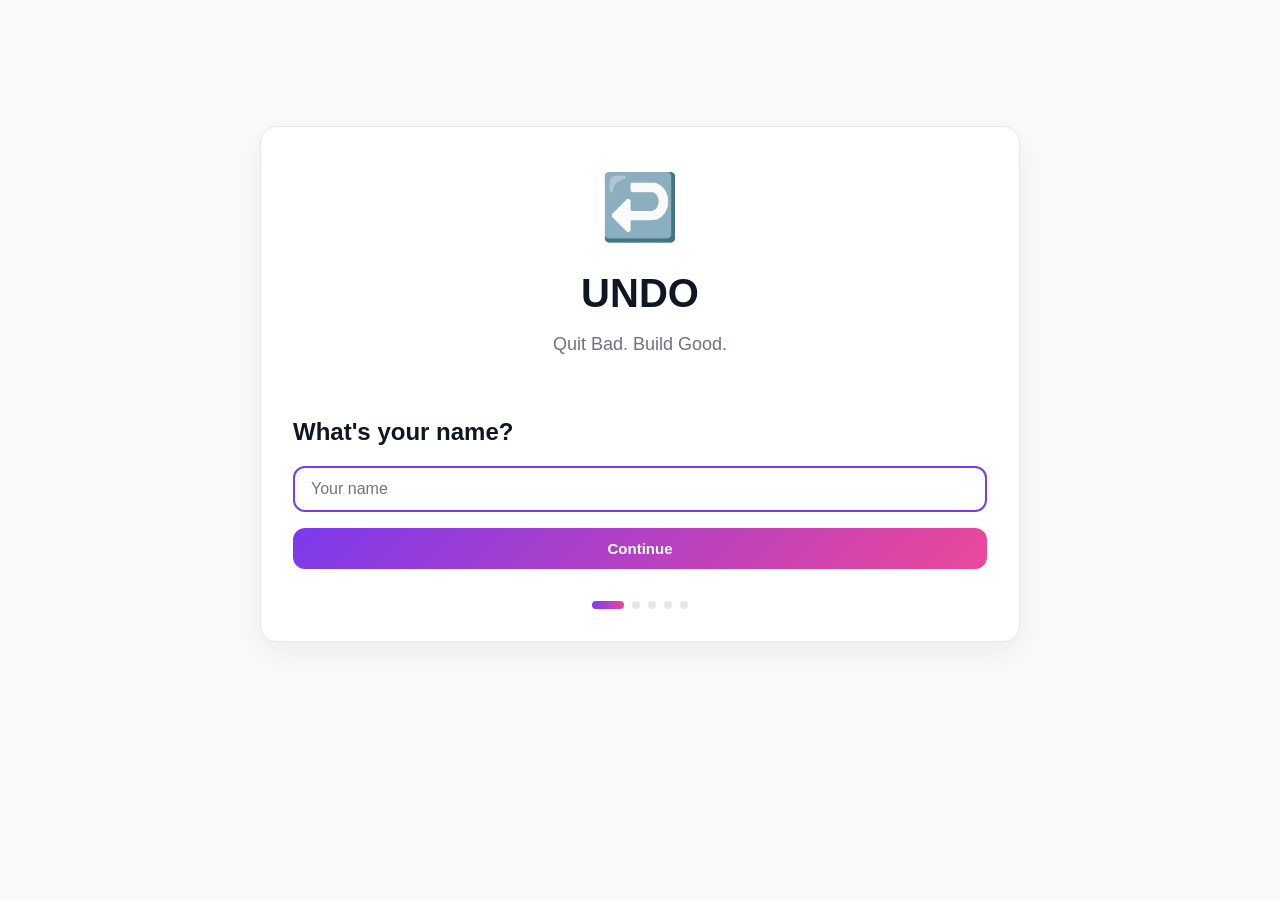
<file: main.html>
<!doctype html>
<html lang="en">
<head>
<meta charset="utf-8" />
<meta name="viewport" content="width=device-width,initial-scale=1,maximum-scale=1,user-scalable=no" />
<title>UNDO – Habit Tracker</title>
<meta name="description" content="UNDO - Quit Bad, Build Good. Track and improve your habits."/>
<style>
  :root {
    --bg:#f8fafc; 
    --card:#ffffff; 
    --text:#0f1724; 
    --muted:#6b7280; 
    --border:#e6e7ea;
    --accent-from:#7c3aed; 
    --accent-to:#ec4899;
    --green-from:#10b981; 
    --green-to:#059669; 
    --danger:#ef4444;
    --radius: 16px;
    --shadow: 0 10px 30px rgba(2,6,23,0.06);
  }
  
  .dark {
    --bg:#0b1220; 
    --card:#0f1724; 
    --text:#ffffff; 
    --muted:#94a3b8; 
    --border:#22303b;
    --shadow: 0 10px 30px rgba(0,0,0,0.2);
  }
  
  * {
    box-sizing: border-box;
    -webkit-tap-highlight-color: transparent;
  }
  
  html {
    height: 100%;
    font-size: 16px;
  }
  
  body {
    margin: 0;
    font-family: -apple-system, BlinkMacSystemFont, "Segoe UI", Roboto, Helvetica, Arial, sans-serif;
    background: var(--bg);
    color: var(--text);
    -webkit-font-smoothing: antialiased;
    -moz-osx-font-smoothing: grayscale;
    line-height: 1.5;
    min-height: 100vh;
    transition: background-color 0.5s, color 0.3s;
  }
  
  .wrap {
    max-width: 1200px;
    margin: 0 auto;
    padding: 1rem;
  }
  
  .card {
    background: var(--card);
    border-radius: var(--radius);
    border: 1px solid var(--border);
    box-shadow: var(--shadow);
    transition: all 0.3s;
  }
  
  h1, h2, h3 {
    margin: 0;
    font-weight: 800;
  }
  
  .muted {
    color: var(--muted);
  }
  
  .small {
    font-size: 0.875rem;
  }
  
  .heading {
    font-weight: 800;
  }
  
  .btn {
    cursor: pointer;
    border: 0;
    padding: 0.75rem 1rem;
    border-radius: calc(var(--radius) - 4px);
    font-weight: 600;
    font-size: 0.9375rem;
    display: inline-flex;
    align-items: center;
    justify-content: center;
    gap: 0.5rem;
    transition: all 0.2s;
  }
  
  .btn:active {
    transform: scale(0.98);
  }
  
  .btn-primary {
    background: linear-gradient(135deg, var(--accent-from), var(--accent-to));
    color: white;
  }
  
  .btn-ghost {
    background: transparent;
    border: 1px solid var(--border);
    color: var(--text);
  }
  
  .btn-danger {
    background: var(--danger);
    color: white;
  }
  
  .btn-success {
    background: linear-gradient(135deg, var(--green-from), var(--green-to));
    color: white;
  }
  
  .btn-wide {
    width: 100%;
  }
  
  .btn:disabled {
    opacity: 0.5;
    cursor: not-allowed;
  }
  
  input, select, textarea {
    width: 100%;
    padding: 0.75rem 1rem;
    border-radius: calc(var(--radius) - 4px);
    border: 2px solid var(--border);
    background: var(--card);
    color: var(--text);
    font-size: 1rem;
    transition: border-color 0.2s;
  }
  
  input:focus, select:focus, textarea:focus {
    outline: none;
    border-color: var(--accent-from);
  }
  
  textarea {
    min-height: 100px;
    resize: vertical;
  }
  
  .flex {
    display: flex;
  }
  
  .grid {
    display: grid;
  }
  
  .gap-4 {
    gap: 1rem;
  }
  
  .mb-4 {
    margin-bottom: 1rem;
  }
  
  .dotbar {
    display: flex;
    gap: 0.5rem;
    justify-content: center;
    margin-top: 1rem;
  }
  
  .dot {
    height: 0.5rem;
    border-radius: 999px;
    background: #e5e7eb;
    width: 0.5rem;
    transition: all 0.3s;
  }
  
  .dot.active {
    width: 2rem;
    background: linear-gradient(90deg, var(--accent-from), var(--accent-to));
  }
  
  header.appbar {
    position: sticky;
    top: 0;
    z-index: 40;
    padding: 1rem 0;
    background: var(--card);
    backdrop-filter: blur(8px);
    border-bottom: 1px solid var(--border);
    box-shadow: var(--shadow);
  }
  
  .notif {
    position: fixed;
    left: 50%;
    transform: translateX(-50%);
    top: 1rem;
    z-index: 80;
    background: linear-gradient(135deg, var(--accent-from), var(--accent-to));
    color: white;
    padding: 1rem 1.5rem;
    border-radius: var(--radius);
    font-weight: 600;
    box-shadow: var(--shadow);
    opacity: 0;
    transition: opacity 0.3s;
    max-width: 90%;
    text-align: center;
  }
  
  .notif.show {
    opacity: 1;
    animation: bounce 0.5s;
  }
  
  @keyframes bounce {
    0%, 100% { transform: translateX(-50%) translateY(0); }
    50% { transform: translateX(-50%) translateY(-10px); }
  }
  
  .welcome-wrap {
    display: flex;
    align-items: center;
    justify-content: center;
    min-height: 80vh;
    padding: 1.5rem;
  }
  
  .options-list button {
    display: block;
    width: 100%;
    text-align: left;
    padding: 1rem;
    border-radius: calc(var(--radius) - 4px);
    border: 2px solid var(--border);
    background: transparent;
    color: var(--text);
    margin-bottom: 0.75rem;
    font-weight: 600;
    transition: all 0.2s;
    font-size: 1rem;
  }
  
  .options-list button:hover {
    border-color: var(--accent-from);
    transform: translateX(4px);
  }
  
  .cols {
    display: grid;
    grid-template-columns: 1fr;
    gap: 1.5rem;
  }
  
  @media (min-width: 992px) {
    .cols {
      grid-template-columns: 1fr 1fr;
    }
  }
  
  .habit-card {
    padding: 1.5rem;
    border-radius: var(--radius);
    border: 1px solid var(--border);
    margin-bottom: 1.25rem;
    box-shadow: var(--shadow);
  }
  
  .green-panel {
    background: linear-gradient(135deg, var(--green-from), var(--green-to));
    color: white;
    padding: 1.5rem;
    border-radius: calc(var(--radius) - 4px);
    text-align: center;
    box-shadow: 0 10px 30px rgba(16, 185, 129, 0.3);
  }
  
  .calendar-grid {
    display: grid;
    grid-template-columns: repeat(10, 1fr);
    gap: 0.375rem;
  }
  
  .day {
    aspect-ratio: 1/1;
    border-radius: 4px;
    background: var(--border);
    transition: all 0.2s;
  }
  
  .day.done {
    background: var(--green-from);
  }
  
  .modal-overlay {
    position: fixed;
    inset: 0;
    background: rgba(0,0,0,0.7);
    backdrop-filter: blur(4px);
    display: flex;
    align-items: center;
    justify-content: center;
    padding: 1.25rem;
    z-index: 60;
    opacity: 0;
    transition: opacity 0.3s;
  }
  
  .modal-overlay.show {
    opacity: 1;
  }
  
  .modal {
    max-width: 640px;
    width: 100%;
    background: var(--card);
    padding: 1.5rem;
    border-radius: var(--radius);
    border: 1px solid var(--border);
    transform: scale(0.95);
    opacity: 0;
    transition: all 0.3s;
    max-height: 90vh;
    overflow-y: auto;
  }
  
  .modal.show {
    transform: scale(1);
    opacity: 1;
  }
  
  .breath-circle {
    width: 260px;
    height: 260px;
    border-radius: 999px;
    display: flex;
    align-items: center;
    justify-content: center;
    flex-direction: column;
    background: linear-gradient(135deg, #667eea 0%, #764ba2 100%);
    color: white;
    box-shadow: 0 20px 60px rgba(102, 126, 234, 0.4);
    margin: 0 auto 2rem;
    border: 12px solid rgba(102, 126, 234, 0.2);
  }
  
  .breath-circle.inhale {
    animation: breatheIn 4s ease-in-out;
  }
  
  .breath-circle.exhale {
    animation: breatheOut 4s ease-in-out;
  }

  @keyframes breatheIn {
    0% { transform: scale(1); border-color: rgba(102, 126, 234, 0.2); }
    100% { transform: scale(1.15); border-color: rgba(59, 130, 246, 0.4); box-shadow: 0 25px 70px rgba(59, 130, 246, 0.5); }
  }

  @keyframes breatheOut {
    0% { transform: scale(1.15); border-color: rgba(59, 130, 246, 0.4); }
    100% { transform: scale(0.9); border-color: rgba(147, 197, 253, 0.3); box-shadow: 0 15px 40px rgba(147, 197, 253, 0.3); }
  }
  
  @keyframes spin {
    to { transform: rotate(360deg); }
  }
  
  .spin {
    animation: spin 1s linear infinite;
  }
  
  @keyframes pulse {
    0%, 100% { opacity: 1; }
    50% { opacity: 0.5; }
  }
  
  .pulse {
    animation: pulse 2s cubic-bezier(0.4, 0, 0.6, 1) infinite;
  }
  
  .stat-box {
    padding: 1rem;
    border-radius: 12px;
    text-align: center;
  }
  
  .stat-box.yellow {
    background: linear-gradient(135deg, #fef3c7, #fde68a);
  }
  
  .stat-box.orange {
    background: linear-gradient(135deg, #fed7aa, #fdba74);
  }
  
  .stat-box.red {
    background: linear-gradient(135deg, #fecaca, #fca5a5);
  }
  
  .dark .stat-box {
    background: rgba(255, 255, 255, 0.05);
  }
  
  .section-header {
    display: flex;
    justify-content: space-between;
    align-items: center;
    margin-bottom: 1.25rem;
  }
  
  .section-title {
    display: flex;
    align-items: center;
    gap: 0.75rem;
  }
  
  @media (max-width: 640px) {
    :root {
      --radius: 12px;
    }
    
    .breath-circle {
      width: 200px;
      height: 200px;
    }
    
    .modal {
      padding: 1rem;
    }
    
    .welcome-wrap {
      padding: 1rem;
    }
    
    .habit-card {
      padding: 1rem;
    }
    
    .btn {
      padding: 0.625rem 0.875rem;
    }
    
    input, select, textarea {
      padding: 0.625rem 0.875rem;
    }
    
    .calendar-grid {
      gap: 0.25rem;
    }
  }

  @media (prefers-reduced-motion: reduce) {
    *,
    ::before,
    ::after {
      animation-duration: 0.01ms !important;
      animation-iteration-count: 1 !important;
      transition-duration: 0.01ms !important;
    }
  }

@media (max-width: 640px) {
  #header-buttons { display:none !important; }
  #btn-burger { display:inline-flex !important; }
}

#mobile-menu-overlay {
  position: fixed;
  inset: 0;
  background: rgba(2,6,23,0.9);
  display: none;
  z-index: 120;
  align-items: center;
  justify-content: center;
  color: white;
}
#mobile-menu-overlay.show { display:flex; }

#mobile-menu-overlay .menu-grid {
  display: grid;
  grid-template-columns: 1fr;
  gap: 1rem;
  text-align: center;
  font-size: 2rem;
}

#emergency-overlay {
  position: fixed;
  inset: 0;
  background: linear-gradient(180deg, rgba(220,38,38,0.98), rgba(153,27,27,0.95));
  display: none;
  z-index: 200;
  color: white;
  align-items: center;
  justify-content: center;
  padding: 1.25rem;
}
#emergency-overlay.show { display:flex; }
.emergency-card {
  width: 100%;
  max-width: 720px;
  text-align: center;
  border-radius: 18px;
  padding: 1.5rem;
  background: linear-gradient(180deg, rgba(255,255,255,0.03), rgba(255,255,255,0.02));
  box-shadow: 0 20px 60px rgba(0,0,0,0.4), 0 0 40px rgba(239,68,68,0.45);
  border: 1px solid rgba(255,255,255,0.06);
}
.emergency-head { font-size: 2.5rem; font-weight: 900; letter-spacing: 2px; margin-bottom: 0.5rem; }
.emergency-sub { font-size: 1.25rem; margin-bottom: 1rem; opacity:0.95; }

#emergency-video {
  width: 100%;
  height: 360px;
  max-height: 60vh;
  background: black;
  border-radius: 12px;
  object-fit: cover;
  border: 4px solid rgba(0,0,0,0.2);
}

.emergency-actions { display:flex; gap:1rem; margin-top:1rem; justify-content:center; flex-wrap:wrap; }
.btn-emergency { padding:1rem 1.25rem; border-radius:12px; font-size:1.125rem; font-weight:800; min-width:160px; }
.btn-done { background: linear-gradient(90deg, #10b981, #059669); color:white; }
.btn-relapsed { background: linear-gradient(90deg, #ef4444, #dc2626); color:white; }

#coach-text { font-size:1.125rem; min-height:60px; margin-top:1rem; font-weight:700; }
.typing { display:inline-block; }

#camera-fallback { width:100%; height:360px; background:black; border-radius:12px; display:flex; align-items:center; justify-content:center; color:#fff; opacity:1; }

.emergency-card .btn-relapsed:hover { box-shadow: 0 8px 30px rgba(255,0,0,0.35); transform:translateY(-2px); }
.emergency-card .btn-emergency:hover { box-shadow: 0 8px 30px rgba(255,255,255,0.06); transform:translateY(-2px); }

</style>
</head>
<body>
<div id="app">
  <div id="notification" class="notif" role="alert" aria-live="polite"></div>

  <header class="appbar" role="banner" id="main-header" style="display:none">
    <div class="wrap">
      <div class="flex" style="justify-content:space-between;align-items:center">
        <div>
          <h1 class="flex heading" style="align-items:center;gap:0.625rem;font-size:1.75rem">
            <span>UNDO</span>
          </h1>
          <div id="greeting" class="small muted">Hey Friend!</div>
        </div>
        <div class="flex" style="gap:0.5rem;align-items:center">
          <button id="btn-burger" class="btn btn-ghost" title="Menu" aria-label="Open menu" style="display:none;font-size:1.25rem">☰</button>
          <div id="header-buttons" style="display:flex;gap:0.5rem;align-items:center">
            <button id="btn-home" class="btn btn-ghost" title="Go Home">🏠</button>
            <button id="btn-breathe" class="btn btn-ghost" title="Breathing Exercise" aria-label="Open breathing exercise">🌬️</button>
            <button id="btn-why" class="btn btn-ghost" title="Why I Relapsed">📝</button>
            <button id="btn-analytics" class="btn btn-ghost" title="Analytics">📊</button>
            <button id="btn-dark" class="btn btn-ghost" title="Toggle Light/Dark Mode" aria-pressed="false">☀️</button>
          </div>
        </div>
      </div>
    </div>
  </header>

  <main class="wrap" style="padding-top:1.5rem">
    <section id="welcome" class="welcome-wrap">
      <div class="card" style="max-width:760px;padding:2rem;width:100%">
        <div id="welcome-loading" style="display:none;text-align:center">
          <div class="spin" style="width:4rem;height:4rem;border-radius:999px;border:0.375rem solid rgba(124, 58, 237, 0.2);border-top-color:var(--accent-from);margin:0 auto 1.5rem"></div>
          <div id="loading-text" class="heading" style="font-size:1.25rem;animation:pulse 2s infinite"></div>
        </div>

        <div id="welcome-content">
          <div style="text-align:center;margin-bottom:2rem">
            <div style="font-size:4rem;margin-bottom:0.5rem">↩️</div>
            <h2 class="heading" style="font-size:2.5rem;margin:0.5rem 0">UNDO</h2>
            <div class="small muted" style="font-size:1.125rem">Quit Bad. Build Good.</div>
          </div>

          <div id="question-wrap" class="flex" style="flex-direction:column;gap:1rem">
            <div>
              <p id="q-text" class="heading" style="font-size:1.5rem;margin-bottom:1rem">What's your name?</p>
              <div id="q-input-wrap"></div>
            </div>

            <div class="flex" style="gap:0.75rem">
              <button id="btn-back-question" class="btn btn-ghost" style="flex:1;display:none">Back</button>
              <button id="btn-next-question" class="btn btn-primary" style="flex:1">Continue</button>
            </div>

            <div id="dotbar" class="dotbar"></div>
          </div>
        </div>
      </div>
    </section>

    <section id="app-main" style="display:none">
      <div id="dashboard-view">
        <div class="cols">
          <div>
            <div class="section-header">
              <div class="section-title">
                <div style="font-size:1.5rem;color:var(--danger)">❌</div>
                <div>
                  <div class="heading" style="font-size:1.5rem">Quit Habits (<span id="quit-count">0</span>)</div>
                  <div class="small muted">Track what you want to stop</div>
                </div>
              </div>
              <button id="add-quit" class="btn btn-danger">+ Add</button>
            </div>
            <div id="quit-list"></div>
          </div>

          <div>
            <div class="section-header">
              <div class="section-title">
                <div style="font-size:1.5rem;color:var(--green-from)">✅</div>
                <div>
                  <div class="heading" style="font-size:1.5rem">Build Habits (<span id="build-count">0</span>)</div>
                  <div class="small muted">Habits to build</div>
                </div>
              </div>
              <button id="add-build" class="btn btn-success">+ Add</button>
            </div>
            <div id="build-list"></div>
          </div>
        </div>
      </div>

      <div id="analytics-page" style="display:none">
        <h2 class="heading" style="font-size:2rem;margin-bottom:1.5rem;display:flex;align-items:center;gap:0.75rem">
          <span style="font-size:2rem">📊</span>
          Analytics
        </h2>
        <div id="analytics-content"></div>
      </div>

      <div id="why-page" style="display:none">
        <h2 class="heading" style="font-size:2rem;margin-bottom:1.5rem;display:flex;align-items:center;gap:0.75rem">
          <span style="font-size:2rem">📝</span>
          Why I Relapsed
        </h2>
        <div id="why-list"></div>
      </div>
    </section>
  </main>

  <div id="add-modal" class="modal-overlay" style="display:none">
    <div class="modal card">
      <div class="flex" style="justify-content:space-between;align-items:center;margin-bottom:1.5rem">
        <h3 class="heading" id="add-title" style="font-size:1.5rem">Add Habit</h3>
        <button id="close-add" class="btn btn-ghost" style="padding:0.5rem">✕</button>
      </div>
      <div style="display:flex;flex-direction:column;gap:1rem">
        <div>
          <label class="small" for="add-name" style="display:block;margin-bottom:0.5rem;font-weight:600">Habit Name</label>
          <input id="add-name" placeholder="e.g., Smoking" />
        </div>
        <div id="add-category-wrap">
          <label class="small" style="display:block;margin-bottom:0.75rem;font-weight:600">Choose Category</label>
          <div id="add-category-grid" style="display:grid;grid-template-columns:repeat(2,1fr);gap:0.75rem"></div>
        </div>
        <div id="add-lasttime-wrap">
          <label class="small" style="display:block;margin-bottom:0.5rem;font-weight:600">Last time you did it</label>
          <input id="add-startdate" type="datetime-local" />
        </div>
        <div id="add-dailygoal-wrap" style="display:none">
          <label class="small" for="add-dailygoal" style="display:block;margin-bottom:0.5rem;font-weight:600">Daily Goal</label>
          <input id="add-dailygoal" type="number" min="1" max="100" value="1" />
          <div id="goal-unit" class="small muted" style="margin-top:0.25rem"></div>
        </div>
        <div id="add-custom-unit-wrap" style="display:none">
          <label class="small" for="add-custom-unit" style="display:block;margin-bottom:0.5rem;font-weight:600">Unit Type</label>
          <select id="add-custom-unit">
            <option value="times">Times</option>
            <option value="minutes">Minutes</option>
            <option value="hours">Hours</option>
            <option value="cups">Cups</option>
            <option value="glasses">Glasses</option>
            <option value="meals">Meals</option>
            <option value="pages">Pages</option>
            <option value="kg">Kilograms</option>
            <option value="lbs">Pounds</option>
          </select>
        </div>
        <div class="flex" style="gap:0.75rem;margin-top:0.5rem">
          <button id="cancel-add" class="btn btn-ghost" style="flex:1">Cancel</button>
          <button id="confirm-add" class="btn btn-primary" style="flex:1">Add Habit</button>
        </div>
      </div>
    </div>
  </div>

  <div id="relapse-modal" class="modal-overlay" style="display:none">
    <div class="modal card">
      <div class="flex" style="align-items:center;gap:0.75rem;margin-bottom:1.5rem">
        <span style="font-size:2rem;color:var(--danger)">⚠️</span>
        <h3 class="heading" style="font-size:1.5rem">Relapse</h3>
      </div>
      <div style="display:flex;flex-direction:column;gap:1rem">
        <div class="flex" style="gap:0.75rem;align-items:center">
          <div id="relapse-emoji" style="font-size:2.5rem">🚬</div>
          <div>
            <div id="relapse-name" class="heading" style="font-size:1.25rem">Smoking</div>
            <div id="relapse-since" class="small muted">You were clean for 0d</div>
          </div>
        </div>
        <div>
          <label class="small" for="relapse-note" style="display:block;margin-bottom:0.5rem;font-weight:600">What happened? Learning from this makes you stronger.</label>
          <textarea id="relapse-note" placeholder="What triggered it? How were you feeling? What can you do differently?"></textarea>
        </div>
        <div class="flex" style="gap:0.75rem">
          <button id="relapse-cancel" class="btn btn-ghost" style="flex:1">Cancel</button>
          <button id="relapse-confirm" class="btn btn-danger" style="flex:1">Confirm</button>
        </div>
      </div>
    </div>
  </div>

  <div id="breath-modal" class="modal-overlay" style="display:none;overflow-y:auto">
    <div class="modal card">
      <div id="breath-inner"></div>
    </div>
  </div>

  <div id="mobile-menu-overlay" role="dialog" aria-hidden="true">
    <div class="menu-grid">
      <button class="btn btn-ghost" id="m-btn-home" title="Go Home">🏠</button>
      <button class="btn btn-ghost" id="m-btn-breathe" title="Breathing">🌬️</button>
      <button class="btn btn-ghost" id="m-btn-why" title="Why">📝</button>
      <button class="btn btn-ghost" id="m-btn-analytics" title="Analytics">📊</button>
      <button class="btn btn-ghost" id="m-btn-dark" title="Toggle Mode">☀️</button>
     </div>
  </div>

  <div id="emergency-overlay" role="alert" aria-hidden="true">
    <div class="emergency-card">
      <div class="emergency-head">YOU CAN DO IT</div>
      <div class="emergency-sub">You are stronger than your urges. Look at yourself — you got this.</div>
      <div id="video-wrap" style="margin-bottom:1rem; position: relative;">
        <video id="emergency-video" autoplay muted playsinline></video>
        <div id="camera-fallback" style="display:none">Camera access denied</div>
      </div>
      <div id="coach-text"><span id="coach-line" class="typing"></span></div>
      <div class="emergency-actions">
        <button id="emergency-done" class="btn btn-emergency btn-done">✅ I Did It</button>
        <button id="emergency-relapse" class="btn btn-emergency btn-relapsed">❌ I Relapsed</button>
      </div>
      <div style="margin-top:1rem;font-size:0.875rem;color:rgba(255,255,255,0.85)">Camera will help you see yourself and stay strong</div>
    </div>
  </div>
</div>

<script>
document.addEventListener("DOMContentLoaded", function() {
  const QUESTIONS = [
    { q: "What's your name?", placeholder: "Your name", type: "text" },
    { q: "What habit do you want to quit?", type: "select", options: [
      { label: "🚬 Smoking", value: "Smoking" },
      { label: "🍺 Drinking", value: "Drinking" },
      { label: "🍭 Sugar/Sweets", value: "Sugar" },
      { label: "📱 Social Media", value: "Social Media" },
      { label: "⏰ Procrastination", value: "Procrastination" },
      { label: "🔞 Porn", value: "Porn" },
      { label: "🎮 Gaming", value: "Gaming" },
      { label: "🛍️ Shopping", value: "Shopping" },
      { label: "☕ Caffeine", value: "Caffeine" },
      { label: "📺 TV/Netflix", value: "TV" },
      { label: "⭐ Other", value: "Other" }
    ]},
    { q: "What new habit would you like to build?", type: "select", options: [
      { label: "💪 Exercise", value: "Exercise" },
      { label: "📚 Reading", value: "Reading" },
      { label: "🧘 Meditation", value: "Meditation" },
      { label: "💧 Drink Water", value: "Water" },
      { label: "😴 Sleep Better", value: "Sleep" },
      { label: "🎨 Creative Work", value: "Creative" },
      { label: "🌱 Healthy Eating", value: "Healthy Eating" },
      { label: "📝 Journaling", value: "Journaling" },
      { label: "⭐ Other", value: "Other" }
    ]},
    { q: "Why do you want to change?", placeholder: "Tell us your motivation...", type: "text" },
    { q: "How old are you?", placeholder: "Your age", type: "number" }
  ];

  const LOADING_MESSAGES = [
    "Preparing your unique UNDO plan...",
    "Analyzing your motivation...",
    "Calibrating your journey path...",
    "Creating your personalized experience...",
    "Almost ready..."
  ];

  const HABIT_ICONS = {
    smoking: '🚬', drinking:'🍺', sugar:'🍭', social_media:'📱', procrastination:'⏰',
    porn:'🔞', exercise:'💪', reading:'📚', meditation:'🧘', water:'💧',
    sleep:'😴', gaming:'🎮', shopping:'🛍️', caffeine:'☕', tv:'📺', 
    other:'⭐', healthy_eating:'🌱', healthy:'🌱', creative:'🎨', journaling:'📝'
  };

  const CATEGORY_UNITS = {
    exercise: { default: 30, unit: 'minutes', max: 300 },
    reading: { default: 30, unit: 'minutes', max: 300 },
    meditation: { default: 10, unit: 'minutes', max: 120 },
    water: { default: 8, unit: 'cups', max: 20 },
    sleep: { default: 8, unit: 'hours', max: 12 },
    creative: { default: 30, unit: 'minutes', max: 300 },
    healthy_eating: { default: 3, unit: 'meals', max: 10 },
    journaling: { default: 15, unit: 'minutes', max: 120 },
    other: { default: 1, unit: 'custom', max: 100 }
  };

  const FIXING_STRATEGIES = {
    smoking: ['Use nicotine patches or gum','Keep your hands busy with a stress ball','Practice deep breathing when cravings hit','Chew gum or eat healthy snacks','Avoid triggers (coffee, alcohol, smoking areas)','Call a friend or support person','Go for a walk or exercise','Drink water slowly'],
    drinking: ['Have non-alcoholic alternatives ready','Avoid bars and drinking buddies initially','Find new social activities','Practice saying "no thanks"','Keep busy during usual drinking times','Join a support group (AA)','Remove alcohol from your home','Track how much money you save'],
    sugar: ['Replace with fruit when craving sweets','Eat protein to reduce cravings','Drink water first when craving sugar','Get enough sleep (reduces cravings)','Keep healthy snacks visible','Brush teeth after meals','Plan treats in advance','Read labels to avoid hidden sugar'],
    social_media: ['Delete apps from phone','Use website blockers','Turn off all notifications','Keep phone in another room','Set specific check-in times','Replace scrolling with reading','Use grayscale mode','Track screen time daily'],
    procrastination: ['Use the 2-minute rule (just start)','Break tasks into tiny steps','Set a timer for 25 minutes (Pomodoro)','Remove all distractions first','Do hardest task first thing','Create accountability (tell someone)','Reward yourself after completing tasks','Visualize the finished result'],
    porn: ['Install content filters and blockers','Keep devices in common areas','Identify your triggers','Exercise when urges hit','Cold shower technique','Call accountability partner','Practice mindfulness meditation','Join recovery community (NoFap, etc)','Seek professional therapy if needed','Replace habit with productive activity'],
    gaming: ['Uninstall games from devices','Set strict time limits','Find alternative hobbies','Exercise instead of gaming','Play only with real friends (scheduled)','Use parental controls','Keep gaming devices in another room','Track time spent gaming'],
    shopping: ['Unsubscribe from marketing emails','Use cash only (no cards)','Wait 48 hours before buying','Uninstall shopping apps','Make a list and stick to it','Calculate cost in hours worked','Find free activities','Track every purchase'],
    caffeine: ['Gradually reduce intake','Switch to decaf slowly','Drink herbal tea instead','Get enough sleep','Exercise for natural energy','Stay hydrated with water','Eat energy-boosting foods','Take short power naps'],
    tv: ['Cancel streaming subscriptions','Remove TV from bedroom','Set viewing time limits','Only watch with others','Replace with reading or hobbies','Unplug TV during week','Use app timers','Find outdoor activities'],
    other: ['Identify your specific triggers','Find healthier alternatives','Build a support system','Track your progress daily','Reward small victories','Practice self-compassion','Seek professional help if needed','Stay accountable to someone']
  };

  const BREATHING_TECHNIQUES = {
    box: { name:'Box Breathing', description:'Equal counts - stress relief', icon:'📦', phases:[
      {name:'Inhale',duration:4,instruction:'Breathe in slowly through your nose'},
      {name:'Hold',duration:4,instruction:'Hold your breath'},
      {name:'Exhale',duration:4,instruction:'Breathe out slowly'},
      {name:'Hold',duration:4,instruction:'Hold your breath'}
    ]},
    deep: { name:'Deep Breathing', description:'Simple and effective', icon:'🌊', phases:[
      {name:'Inhale',duration:5,instruction:'Take a deep breath in'},
      {name:'Hold',duration:3,instruction:'Hold it'},
      {name:'Exhale',duration:7,instruction:'Let it all out slowly'}
    ]},
    resonance: { name:'Resonance Breathing', description:'Heart-mind coherence', icon:'💗', phases:[
      {name:'Inhale',duration:5,instruction:'Breathe in smoothly'},
      {name:'Exhale',duration:5,instruction:'Breathe out smoothly'}
    ]}
  };

  const MILESTONES = [1, 3, 7, 14, 30, 60, 90, 180, 365];
  const celebratedMilestones = new Set();

  let state = loadState() || {
    screen: 'welcome',
    page: 'dashboard',
    darkMode: false,
    showAddModal: false,
    habitType: 'quit',
    showRelapseModal: false,
    selectedHabitForRelapse: null,
    showBreathingModal: false,
    breathingTechnique: 'box',
    breathingActive: false,
    breathCounter: 4,
    breathCycle: 0,
    quitHabits: [],
    buildHabits: [],
    questionIndex: 0,
    answers: {},
    loading: false,
    userData: { name:'', quitHabit:'', buildHabit:'', why:'', age:'' },
    newHabit: {
      name:'', category:'smoking', startDate: new Date().toISOString(),
      dailyGoal:1, icon:'🚬', unit: 'times'
    },
    hourlyProgress: {},
    weeklyAnalytics: {},
    dailyAnalytics: {}
  };

  const $ = id => document.getElementById(id);

  function uid(){
    return Date.now().toString(36) + '-' + Math.random().toString(36).slice(2,10);
  }

  function saveState() {
    try {
      const toSave = {
        ...state,
        showAddModal: false,
        showRelapseModal: false,
        showBreathingModal: false,
        breathingActive: false
      };
      localStorage.setItem('undoAppState', JSON.stringify(toSave));
    } catch(e) {
      console.error('Failed to save state:', e);
    }
  }

  function loadState() {
    try {
      const saved = localStorage.getItem('undoAppState');
      if (saved) {
        return JSON.parse(saved);
      }
    } catch(e) {
      console.error('Failed to load state:', e);
    }
    return null;
  }

  function showNotification(msg, time=3000){
    const el = $('notification');
    el.textContent = msg;
    el.classList.add('show');
    setTimeout(()=>{ el.classList.remove('show'); }, time);
  }

  function celebrate(days, habitName) {
    const messages = {
      1: `🎉 1 day clean from ${habitName}! You've started something amazing!`,
      3: `🌟 3 days! You're building momentum!`,
      7: `🔥 One week! You're proving you can do this!`,
      14: `💎 2 weeks! Your body is thanking you!`,
      30: `🏆 30 DAYS! This is HUGE! You're a champion!`,
      60: `👑 2 months! You're unstoppable!`,
      90: `🚀 90 DAYS! You've broken the habit loop!`,
      180: `⭐ Half a year! You're a completely different person!`,
      365: `🎊 ONE YEAR! You did it! Incredible achievement!`
    };
    
    const msg = messages[days] || `🎯 ${days} days clean!`;
    showNotification(msg, 5000);
  }

  const desktopHome = document.getElementById("btn-home");
  const mobileHome = document.getElementById("m-btn-home");

  function goHome() {
    state.page = "dashboard";
    renderAll();
    document.getElementById("mobile-menu-overlay").classList.remove("show");
  }

  if (desktopHome) desktopHome.addEventListener("click", goHome);
  if (mobileHome) mobileHome.addEventListener("click", goHome);

  function formatCleanTime(startDate){
    const t = calculateTimeSince(startDate);
    if(t.days > 0) return `${t.days}d ${t.hours}h ${t.minutes}m`;
    if(t.hours > 0) return `${t.hours}h ${t.minutes}m ${t.seconds}s`;
    if(t.minutes > 0) return `${t.minutes}m ${t.seconds}s`;
    return `${t.seconds}s`;
  }

  function calculateTimeSince(startDate){
    const start = new Date(startDate);
    const now = new Date();
    const diff = Math.max(0, now - start);
    return {
      days: Math.floor(diff / (1000*60*60*24)),
      hours: Math.floor((diff % (1000*60*60*24)) / (1000*60*60)),
      minutes: Math.floor((diff % (1000*60*60)) / (1000*60)),
      seconds: Math.floor((diff % (1000*60)) / 1000),
      totalHours: Math.floor(diff / (1000*60*60))
    };
  }

  function calculateStreak(completions, goal){
    let streak=0;
    const today=new Date();
    for(let i=0;i<365;i++){
      const d=new Date(today);
      d.setDate(d.getDate()-i);
      const s=d.toISOString().split('T')[0];
      if((completions[s]||0) >= goal) streak++;
      else if(i>0) break;
    }
    return streak;
  }

  function getCalendarDays(habit){
    const days=[];
    const today=new Date();
    for(let i=29;i>=0;i--){
      const d=new Date(today);
      d.setDate(d.getDate()-i);
      const s=d.toISOString().split('T')[0];
      days.push({ date: s, completed: (habit.completions && habit.completions[s] || 0) >= habit.dailyGoal });
    }
    return days;
  }

  function updateAnalytics(habit, isRelapse = false) {
    const now = new Date();
    const dateStr = now.toISOString().split('T')[0];
    const weekKey = getWeekKey(now);
    
    if (!state.dailyAnalytics[habit.id]) {
      state.dailyAnalytics[habit.id] = {};
    }
    if (!state.weeklyAnalytics[habit.id]) {
      state.weeklyAnalytics[habit.id] = {};
    }

    if (isRelapse) {
      state.dailyAnalytics[habit.id][dateStr] = {
        date: dateStr,
        status: 'relapsed',
        hours: calculateTimeSince(habit.startDate).totalHours
      };
      
      state.weeklyAnalytics[habit.id][weekKey] = {
        week: weekKey,
        relapseCount: (state.weeklyAnalytics[habit.id][weekKey]?.relapseCount || 0) + 1,
        totalHours: calculateTimeSince(habit.startDate).totalHours
      };
    } else {
      if (!state.dailyAnalytics[habit.id][dateStr]) {
        state.dailyAnalytics[habit.id][dateStr] = {
          date: dateStr,
          status: 'clean',
          hours: calculateTimeSince(habit.startDate).totalHours
        };
      }
    }
    
    saveState();
  }

  function getWeekKey(date) {
    const d = new Date(date);
    const day = d.getDay();
    const diff = d.getDate() - day + (day === 0 ? -6 : 1);
    const monday = new Date(d.setDate(diff));
    return monday.toISOString().split('T')[0];
  }

  function renderAll(){
    if(state.darkMode) document.documentElement.classList.add('dark');
    else document.documentElement.classList.remove('dark');
    
    $('greeting').textContent = `Hey ${state.userData.name || 'Friend'}!`;
    
    if(state.screen === 'welcome'){
      $('welcome').style.display = 'flex';
      $('app-main').style.display = 'none';
      $('main-header').style.display = 'none';
    } else {
      $('welcome').style.display = 'none';
      $('app-main').style.display = 'block';
      $('main-header').style.display = 'block';
    }
    
    $('quit-count').textContent = state.quitHabits.length;
    $('build-count').textContent = state.buildHabits.length;
    
    $('dashboard-view').style.display = state.page === 'dashboard' ? 'block' : 'none';
    $('analytics-page').style.display = state.page === 'analytics' ? 'block' : 'none';
    $('why-page').style.display = state.page === 'why' ? 'block' : 'none';
    
    renderQuitList();
    renderBuildList();
    renderWhyList();
    renderAnalytics();
    renderQuestion();
    
    try {
      const greetEl = document.getElementById('greeting');
      if(greetEl){
        if(state.screen !== 'welcome' && state.page === 'dashboard'){
          greetEl.style.display = 'block';
          greetEl.style.fontSize = '1.125rem';
          greetEl.style.fontWeight = '800';
        } else {
          greetEl.style.display = 'none';
        }
      }
    } catch(e){}
    
    saveState();
  }

  function renderQuitList(){
    const container = $('quit-list');
    container.innerHTML = '';
    
    if(state.quitHabits.length === 0){
      const box = document.createElement('div');
      box.className = 'card';
      box.style.padding = '2.5rem';
      box.innerHTML = `<div style="text-align:center"><div style="font-size:3rem;opacity:0.3;margin-bottom:0.5rem">❌</div><p class="muted" style="font-size:1.125rem">No quit habits yet</p></div>`;
      container.appendChild(box);
      return;
    }
    
    state.quitHabits.forEach(habit => {
      const t = calculateTimeSince(habit.startDate);
      const card = document.createElement('div');
      card.className = 'habit-card card';
      
      const topSection = document.createElement('div');
      topSection.style.cssText = 'display:flex;justify-content:space-between;align-items:flex-start;margin-bottom:1.25rem';
      topSection.innerHTML = `
        <div style="display:flex;gap:0.75rem;align-items:center">
          <div style="font-size:3rem">${habit.icon}</div>
          <div>
            <div class="heading" style="font-size:1.25rem">${habit.name}</div>
            <div class="small muted" style="margin-top:0.25rem">Since ${new Date(habit.startDate).toLocaleString()}</div>
          </div>
        </div>
      `;
      
      const delBtn = document.createElement('button');
      delBtn.className = 'btn btn-ghost';
      delBtn.style.padding = '0.5rem';
      delBtn.innerHTML = '🗑️';
      delBtn.onclick = ()=>{
        if(confirm('Delete this habit?')){
          state.quitHabits = state.quitHabits.filter(h=>h.id !== habit.id);
          showNotification('Habit removed');
          renderAll();
        }
      };
      topSection.appendChild(delBtn);
      
      const green = document.createElement('div');
      green.className = 'green-panel';
      green.setAttribute('data-habit-id', habit.id);
      green.setAttribute('data-start', habit.startDate);
      green.style.marginBottom = '1.25rem';
      green.innerHTML = `
        <div class="small" style="font-weight:600;margin-bottom:0.75rem">Clean for</div>
        <div style="font-size:2rem;font-weight:800;margin-bottom:1rem" data-clean-time>${formatCleanTime(habit.startDate)}</div>
        <div style="display:grid;grid-template-columns:repeat(4,1fr);gap:0.5rem">
          <div class="stat-box" style="background:rgba(255,255,255,0.2)">
            <div style="font-size:1.5rem;font-weight:800" data-days>${t.days}</div>
            <div style="font-size:0.75rem">days</div>
          </div>
          <div class="stat-box" style="background:rgba(255,255,255,0.2)">
            <div style="font-size:1.5rem;font-weight:800" data-hours>${t.hours}</div>
            <div style="font-size:0.75rem">hrs</div>
          </div>
          <div class="stat-box" style="background:rgba(255,255,255,0.2)">
            <div style="font-size:1.5rem;font-weight:800" data-minutes>${t.minutes}</div>
            <div style="font-size:0.75rem">min</div>
          </div>
          <div class="stat-box" style="background:rgba(255,255,255,0.2)">
            <div style="font-size:1.5rem;font-weight:800" data-seconds>${t.seconds}</div>
            <div style="font-size:0.75rem">sec</div>
          </div>
        </div>
      `;
      
      const stats = document.createElement('div');
      stats.style.cssText = 'display:grid;grid-template-columns:1fr 1fr;gap:1rem;margin-bottom:1.25rem';
      stats.innerHTML = `
        <div class="stat-box yellow">
          <div style="font-size:1.5rem;margin-bottom:0.25rem">🏆</div>
          <div class="heading" style="font-size:1.5rem">${habit.bestStreak||0}</div>
          <div class="small muted">Best ${habit.bestStreak === 1 ? 'day' : 'days'}</div>
        </div>
        <div class="stat-box red">
          <div style="font-size:1.5rem;margin-bottom:0.25rem">🔄</div>
          <div class="heading" style="font-size:1.5rem">${(habit.relapses||[]).length}</div>
          <div class="small muted">Relapses</div>
        </div>
      `;
      
      const relapseBtn = document.createElement('button');
      relapseBtn.className = 'btn btn-danger btn-wide';
      relapseBtn.style.marginBottom = '1rem';
      relapseBtn.innerHTML = '<span style="font-size:1.125rem">🚨</span> I Will Relapse';
      relapseBtn.onclick = ()=> openEmergencyModal(habit);
      
      const details = document.createElement('details');
      details.style.cssText = 'padding:1rem;border-radius:12px;background:rgba(59,130,246,0.1)';
      const summary = document.createElement('summary');
      summary.style.cssText = 'cursor:pointer;font-weight:700;font-size:0.9375rem;list-style:none;display:flex;align-items:center;gap:0.5rem';
      summary.innerHTML = '<span style="font-size:1.25rem">💡</span> How to Fix This';
      details.appendChild(summary);
      
      const ul = document.createElement('ul');
      ul.style.cssText = 'margin-top:0.75rem;padding-left:0;list-style:none';
      const strategies = FIXING_STRATEGIES[habit.category] || FIXING_STRATEGIES.other;
      strategies.forEach(s=>{
        const li = document.createElement('li');
        li.style.cssText = 'margin-bottom:0.625rem;font-size:0.875rem;display:flex;align-items:flex-start;gap:0.5rem;padding:0.5rem;border-radius:8px;background:rgba(255,255,255,0.5)';
        const checkbox = document.createElement('input');
        checkbox.type = 'checkbox';
        checkbox.style.cssText = 'margin-top:0.125rem;cursor:pointer;width:1rem;height:1rem;flex-shrink:0';
        const label = document.createElement('span');
        label.textContent = s;
        label.style.cssText = 'flex:1';
        checkbox.addEventListener('change', (e) => {
          if(e.target.checked){
            label.style.textDecoration = 'line-through';
            label.style.opacity = '0.6';
          } else {
            label.style.textDecoration = 'none';
            label.style.opacity = '1';
          }
        });
        li.appendChild(checkbox);
        li.appendChild(label);
        ul.appendChild(li);
      });
      details.appendChild(ul);
      
      card.appendChild(topSection);
      card.appendChild(green);
      card.appendChild(stats);
      card.appendChild(relapseBtn);
      card.appendChild(details);
      container.appendChild(card);
    });
  }

  function renderBuildList(){
    const container = $('build-list');
    container.innerHTML='';
    
    if(state.buildHabits.length === 0){
      const box = document.createElement('div');
      box.className = 'card';
      box.style.padding = '2.5rem';
      box.innerHTML = `<div style="text-align:center"><div style="font-size:3rem;opacity:0.3;margin-bottom:0.5rem">✅</div><p class="muted" style="font-size:1.125rem">No build habits yet</p></div>`;
      container.appendChild(box);
      return;
    }
    
    state.buildHabits.forEach(habit => {
      const today = (new Date()).toISOString().split('T')[0];
      const todayCount = (habit.completions && habit.completions[today]) || 0;
      const progress = Math.round((todayCount / habit.dailyGoal) * 100);
      
      const card = document.createElement('div');
      card.className = 'habit-card card';
      card.setAttribute('data-habit-id', habit.id);
      
      const topSection = document.createElement('div');
      topSection.style.cssText = 'display:flex;justify-content:space-between;align-items:flex-start;margin-bottom:1.25rem';
      topSection.innerHTML = `
        <div style="display:flex;gap:0.75rem;align-items:center">
          <div style="font-size:3rem">${habit.icon}</div>
          <div>
            <div class="heading" style="font-size:1.25rem">${habit.name}</div>
            <div class="small muted" style="margin-top:0.25rem">Goal: ${habit.dailyGoal} ${habit.unit || 'times'}/day</div>
          </div>
        </div>
      `;
      
      const delBtn = document.createElement('button');
      delBtn.className = 'btn btn-ghost';
      delBtn.style.padding = '0.5rem';
      delBtn.innerHTML = '🗑️';
      delBtn.onclick = ()=>{
        if(confirm('Delete this habit?')){
          state.buildHabits = state.buildHabits.filter(h=>h.id !== habit.id);
          showNotification('Habit removed');
          renderAll();
        }
      };
      topSection.appendChild(delBtn);
      
      const progressSection = document.createElement('div');
      progressSection.style.marginBottom = '1.25rem';
      progressSection.innerHTML = `
        <div style="display:flex;justify-content:space-between;margin-bottom:0.5rem">
          <span class="small muted" style="font-weight:600">Today</span>
          <span class="heading" style="font-size:1.125rem" data-today-count>${todayCount}/${habit.dailyGoal} ${habit.unit || 'times'}</span>
        </div>
        <div style="height:1rem;border-radius:999px;background:var(--border);overflow:hidden">
          <div data-progress-bar style="height:100%;background:linear-gradient(90deg,var(--green-from),var(--green-to));width:${Math.min(100,progress)}%;transition:width 0.3s"></div>
        </div>
      `;
      
      const stats = document.createElement('div');
      stats.style.cssText = 'display:grid;grid-template-columns:1fr 1fr;gap:1rem;margin-bottom:1.25rem';
      stats.innerHTML = `
        <div class="stat-box orange">
          <div style="font-size:1.5rem;margin-bottom:0.25rem">🔥</div>
          <div class="heading" style="font-size:1.5rem">${habit.currentStreak||0}</div>
          <div class="small muted">Current</div>
        </div>
        <div class="stat-box yellow">
          <div style="font-size:1.5rem;margin-bottom:0.25rem">🏆</div>
          <div class="heading" style="font-size:1.5rem">${habit.bestStreak||0}</div>
          <div class="small muted">Best</div>
        </div>
      `;
      
      const calendarSection = document.createElement('div');
      calendarSection.style.marginBottom = '1.25rem';
      const calTitle = document.createElement('div');
      calTitle.className = 'small muted';
      calTitle.style.cssText = 'margin-bottom:0.75rem;font-weight:600';
      calTitle.textContent = 'Last 30 Days';
      calendarSection.appendChild(calTitle);
      
      const calGrid = document.createElement('div');
      calGrid.className = 'calendar-grid';
      const days = getCalendarDays(habit);
      days.forEach(d => {
        const dd = document.createElement('div');
        dd.className = 'day' + (d.completed ? ' done' : '');
        calGrid.appendChild(dd);
      });
      calendarSection.appendChild(calGrid);
      
      const toggleBtn = document.createElement('button');
      toggleBtn.className = `btn btn-wide ${todayCount>=habit.dailyGoal ? 'btn-ghost' : 'btn-success'}`;
      toggleBtn.innerHTML = todayCount>=habit.dailyGoal ? '✅ Goal Complete!' : '✅ Check In';
      toggleBtn.setAttribute('data-toggle', habit.id);
      toggleBtn.onclick = ()=> toggleBuildHabit(habit.id);
      
      // Add workout plan for exercise category
      if(habit.category === 'exercise') {
        const workoutDetails = document.createElement('details');
        workoutDetails.style.cssText = 'margin-top:1rem;padding:1rem;border-radius:12px;background:rgba(124,58,237,0.1)';
        const workoutSummary = document.createElement('summary');
        workoutSummary.style.cssText = 'cursor:pointer;font-weight:700;font-size:0.9375rem;list-style:none;display:flex;align-items:center;gap:0.5rem;margin-bottom:1rem';
        workoutSummary.innerHTML = '<span style="font-size:1.25rem">💡</span> Weekly Workout Plans';
        workoutDetails.appendChild(workoutSummary);
        
        const workoutContent = document.createElement('div');
        workoutContent.style.cssText = 'display:grid;grid-template-columns:1fr;gap:1rem';
        
        // Home Workout Plan
        const homeWorkout = document.createElement('div');
        homeWorkout.style.cssText = 'padding:1rem;border-radius:8px;background:rgba(255,255,255,0.5);border:2px solid rgba(16,185,129,0.3)';
        homeWorkout.innerHTML = `
          <div style="display:flex;align-items:center;gap:0.5rem;margin-bottom:0.75rem">
            <span style="font-size:1.5rem">🏠</span>
            <div class="heading" style="font-size:1rem">At Home Plan</div>
          </div>
          <div style="font-size:0.8125rem;line-height:1.6">
            <div style="margin-bottom:0.5rem"><strong>Monday:</strong> Push-ups (3×15), Squats (3×20), Plank (3×45s)</div>
            <div style="margin-bottom:0.5rem"><strong>Tuesday:</strong> Jumping Jacks (3×30), Lunges (3×15), Mountain Climbers (3×20)</div>
            <div style="margin-bottom:0.5rem"><strong>Wednesday:</strong> Rest or Light Yoga (20 min)</div>
            <div style="margin-bottom:0.5rem"><strong>Thursday:</strong> Burpees (3×10), Wall Sit (3×45s), High Knees (3×30)</div>
            <div style="margin-bottom:0.5rem"><strong>Friday:</strong> Push-ups (3×15), Bicycle Crunches (3×20), Jump Squats (3×15)</div>
            <div style="margin-bottom:0.5rem"><strong>Weekend:</strong> Long Walk/Jog (30-45 min) or Active Rest</div>
          </div>
        `;
        
        // Gym Workout Plan
        const gymWorkout = document.createElement('div');
        gymWorkout.style.cssText = 'padding:1rem;border-radius:8px;background:rgba(255,255,255,0.5);border:2px solid rgba(124,58,237,0.3)';
        gymWorkout.innerHTML = `
          <div style="display:flex;align-items:center;gap:0.5rem;margin-bottom:0.75rem">
            <span style="font-size:1.5rem">🏋️</span>
            <div class="heading" style="font-size:1rem">Gym Plan</div>
          </div>
          <div style="font-size:0.8125rem;line-height:1.6">
            <div style="margin-bottom:0.5rem"><strong>Monday:</strong> Chest & Triceps - Bench Press (3×10), Dumbbell Flyes (3×12), Tricep Dips (3×12)</div>
            <div style="margin-bottom:0.5rem"><strong>Tuesday:</strong> Back & Biceps - Pull-ups (3×8), Rows (3×10), Bicep Curls (3×12)</div>
            <div style="margin-bottom:0.5rem"><strong>Wednesday:</strong> Legs - Squats (3×10), Leg Press (3×12), Calf Raises (3×15)</div>
            <div style="margin-bottom:0.5rem"><strong>Thursday:</strong> Shoulders & Abs - Shoulder Press (3×10), Lateral Raises (3×12), Planks (3×60s)</div>
            <div style="margin-bottom:0.5rem"><strong>Friday:</strong> Full Body - Deadlifts (3×8), Push-ups (3×15), Squats (3×12)</div>
            <div style="margin-bottom:0.5rem"><strong>Weekend:</strong> Cardio (30 min) & Stretching or Rest</div>
          </div>
        `;
        
        workoutContent.appendChild(homeWorkout);
        workoutContent.appendChild(gymWorkout);
        workoutDetails.appendChild(workoutContent);
        
        card.appendChild(topSection);
        card.appendChild(progressSection);
        card.appendChild(stats);
        card.appendChild(calendarSection);
        card.appendChild(toggleBtn);
        card.appendChild(workoutDetails);
      } else {
        card.appendChild(topSection);
        card.appendChild(progressSection);
        card.appendChild(stats);
        card.appendChild(calendarSection);
        card.appendChild(toggleBtn);
      }
      
      container.appendChild(card);
    });
  }

  function renderAnalytics(){
    const el = $('analytics-content');
    el.innerHTML = '';
    
    if(state.page !== 'analytics') return;
    
    if(state.quitHabits.length === 0 && state.buildHabits.length === 0){
      const box = document.createElement('div');
      box.className='card';
      box.style.padding='2.5rem';
      box.innerHTML = `<div style="text-align:center"><div style="font-size:3rem;opacity:0.3;margin-bottom:0.5rem">📊</div><p class="muted" style="font-size:1.125rem;margin-bottom:0.5rem">No data yet</p><p class="small muted">Add habits to see analytics</p></div>`;
      el.appendChild(box);
      return;
    }
    
    state.quitHabits.forEach(habit => {
      const card = document.createElement('div');
      card.className = 'card';
      card.style.cssText = 'padding:1.5rem;margin-bottom:1.5rem';
      
      const header = document.createElement('div');
      header.style.cssText = 'display:flex;gap:0.75rem;align-items:center;margin-bottom:1.5rem';
      header.innerHTML = `
        <div style="font-size:2.5rem">${habit.icon}</div>
        <div style="flex:1">
          <div class="heading" style="font-size:1.25rem">${habit.name}</div>
          <div class="small muted">24-Hour Real-time Progress</div>
        </div>
      `;
      card.appendChild(header);
      
      const timeSince = calculateTimeSince(habit.startDate);
      const totalHours = timeSince.totalHours;
      const currentDay = Math.floor(totalHours / 24) + 1;
      
      const dayLabel = document.createElement('div');
      dayLabel.style.cssText = 'text-align:center;margin-bottom:1rem;font-weight:600;color:var(--muted)';
      dayLabel.textContent = `Day ${currentDay} - ${totalHours} hours clean`;
      card.appendChild(dayLabel);
      
      const chartContainer = document.createElement('div');
      chartContainer.style.cssText = 'display:flex;gap:0.25rem;align-items:flex-end;height:200px;padding:1rem;background:rgba(16,185,129,0.05);border-radius:12px';
      
      const currentHour = (totalHours % 24) + 1;
      
      for(let i = 1; i <= 24; i++){
        const bar = document.createElement('div');
        bar.style.cssText = 'flex:1;display:flex;flex-direction:column;align-items:center;justify-content:flex-end';
        
        const isActive = i <= currentHour;
        
        const barInner = document.createElement('div');
        barInner.style.cssText = `
          width:100%;
          background:${isActive ? 'linear-gradient(180deg, var(--green-from), var(--green-to))' : 'var(--border)'};
          border-radius:4px 4px 0 0;
          transition:all 0.3s;
          height:${isActive ? '100%' : '20%'};
        `;
        
        const label = document.createElement('div');
        label.style.cssText = 'font-size:0.625rem;color:var(--muted);margin-top:0.25rem;text-align:center';
        label.textContent = i + 'h';
        
        bar.appendChild(barInner);
        bar.appendChild(label);
        chartContainer.appendChild(bar);
      }
      
      card.appendChild(chartContainer);
      
      const weekStats = document.createElement('div');
      weekStats.style.cssText = 'margin-top:1.5rem';
      weekStats.innerHTML = `<div class="small muted" style="font-weight:600;margin-bottom:0.75rem">Weekly Analytics</div>`;
      
      const weekGrid = document.createElement('div');
      weekGrid.style.cssText = 'display:flex;gap:0.5rem;overflow-x:auto;padding-bottom:0.5rem';
      
      const weeklyData = state.weeklyAnalytics[habit.id] || {};
      const weeks = Object.keys(weeklyData).sort().slice(-8);
      
      if(weeks.length > 0) {
        weeks.forEach(week => {
          const data = weeklyData[week];
          const weekCard = document.createElement('div');
          weekCard.style.cssText = 'min-width:100px;padding:0.75rem;border-radius:8px;text-align:center;background:rgba(16,185,129,0.1)';
          weekCard.innerHTML = `
            <div class="small muted" style="font-size:0.625rem;margin-bottom:0.25rem">${new Date(week).toLocaleDateString('en', {month:'short', day:'numeric'})}</div>
            <div class="heading" style="font-size:1.25rem">${data.relapseCount || 0}</div>
            <div class="small muted" style="font-size:0.625rem">relapses</div>
          `;
          weekGrid.appendChild(weekCard);
        });
      } else {
        weekGrid.innerHTML = '<div class="small muted">No weekly data yet</div>';
      }
      
      weekStats.appendChild(weekGrid);
      card.appendChild(weekStats);
      
      const stats = document.createElement('div');
      stats.style.cssText = 'display:grid;grid-template-columns:repeat(3,1fr);gap:1rem;margin-top:1.5rem';
      stats.innerHTML = `
        <div style="text-align:center;padding:1rem;border-radius:12px;background:rgba(16,185,129,0.1)">
          <div class="heading" style="font-size:1.5rem">${totalHours}h</div>
          <div class="small muted">Total Hours</div>
        </div>
        <div style="text-align:center;padding:1rem;border-radius:12px;background:rgba(16,185,129,0.1)">
          <div class="heading" style="font-size:1.5rem">${timeSince.days}</div>
          <div class="small muted">Days</div>
        </div>
        <div style="text-align:center;padding:1rem;border-radius:12px;background:rgba(16,185,129,0.1)">
          <div class="heading" style="font-size:1.5rem">${habit.bestStreak}</div>
          <div class="small muted">Best Streak</div>
        </div>
      `;
      card.appendChild(stats);
      
      el.appendChild(card);
      
      updateAnalytics(habit, false);
    });
    
    state.buildHabits.forEach(habit => {
      const card = document.createElement('div');
      card.className = 'card';
      card.style.cssText = 'padding:1.5rem;margin-bottom:1.5rem';
      
      const header = document.createElement('div');
      header.style.cssText = 'display:flex;gap:0.75rem;align-items:center;margin-bottom:1.5rem';
      header.innerHTML = `
        <div style="font-size:2.5rem">${habit.icon}</div>
        <div style="flex:1">
          <div class="heading" style="font-size:1.25rem">${habit.name}</div>
          <div class="small muted">Daily Progress Tracking</div>
        </div>
      `;
      card.appendChild(header);
      
      const chartContainer = document.createElement('div');
      chartContainer.style.cssText = 'display:flex;gap:0.5rem;align-items:flex-end;height:200px;padding:1rem;background:rgba(16,185,129,0.05);border-radius:12px';
      
      const today = new Date();
      for(let i = 6; i >= 0; i--){
        const date = new Date(today);
        date.setDate(date.getDate() - i);
        const dateStr = date.toISOString().split('T')[0];
        const completions = habit.completions[dateStr] || 0;
        const percentage = Math.min(100, (completions / habit.dailyGoal) * 100);
        
        const bar = document.createElement('div');
        bar.style.cssText = 'flex:1;display:flex;flex-direction:column;align-items:center;justify-content:flex-end';
        
        const barInner = document.createElement('div');
        barInner.style.cssText = `
          width:100%;
          background:${percentage >= 100 ? 'linear-gradient(180deg, var(--green-from), var(--green-to))' : percentage > 0 ? 'linear-gradient(180deg, #fbbf24, #f59e0b)' : 'var(--border)'};
          border-radius:4px 4px 0 0;
          transition:all 0.3s;
          height:${Math.max(20, percentage)}%;
        `;
        
        const label = document.createElement('div');
        label.style.cssText = 'font-size:0.625rem;color:var(--muted);margin-top:0.25rem;text-align:center';
        label.textContent = date.toLocaleDateString('en', {weekday:'short'});
        
        bar.appendChild(barInner);
        bar.appendChild(label);
        chartContainer.appendChild(bar);
      }
      
      card.appendChild(chartContainer);
      
      const stats = document.createElement('div');
      stats.style.cssText = 'display:grid;grid-template-columns:repeat(3,1fr);gap:1rem;margin-top:1.5rem';
      
      const today7 = new Date().toISOString().split('T')[0];
      const todayCount = habit.completions[today7] || 0;
      const weekTotal = Object.entries(habit.completions || {})
        .filter(([date]) => {
          const d = new Date(date);
          const diff = (new Date() - d) / (1000 * 60 * 60 * 24);
          return diff <= 7;
        })
        .reduce((sum, [, count]) => sum + count, 0);
      
      stats.innerHTML = `
        <div style="text-align:center;padding:1rem;border-radius:12px;background:rgba(16,185,129,0.1)">
          <div class="heading" style="font-size:1.5rem">${todayCount}/${habit.dailyGoal}</div>
          <div class="small muted">Today</div>
        </div>
        <div style="text-align:center;padding:1rem;border-radius:12px;background:rgba(16,185,129,0.1)">
          <div class="heading" style="font-size:1.5rem">${weekTotal}</div>
          <div class="small muted">This Week</div>
        </div>
        <div style="text-align:center;padding:1rem;border-radius:12px;background:rgba(16,185,129,0.1)">
          <div class="heading" style="font-size:1.5rem">${habit.currentStreak}</div>
          <div class="small muted">Streak</div>
        </div>
      `;
      card.appendChild(stats);
      
      el.appendChild(card);
    });
  }

  function renderWhyList(){
    const el = $('why-list');
    el.innerHTML = '';
    
    if(state.page !== 'why') return;
    
    const relapsed = state.quitHabits.filter(h=> (h.relapses && h.relapses.length>0));
    
    if(relapsed.length===0){
      const box = document.createElement('div');
      box.className='card';
      box.style.padding='2.5rem';
      box.innerHTML = `<div style="text-align:center"><div style="font-size:3rem;opacity:0.3;margin-bottom:0.5rem">📝</div><p class="muted" style="font-size:1.125rem;margin-bottom:0.5rem">No relapses recorded</p><p class="small muted">Stay strong!</p></div>`;
      el.appendChild(box);
      return;
    }
    
    relapsed.forEach(habit=>{
      const wrap = document.createElement('div');
      wrap.className='card';
      wrap.style.cssText = 'padding:1.5rem;margin-bottom:1.5rem';
      
      const header = document.createElement('div');
      header.style.cssText = 'display:flex;gap:0.75rem;align-items:center;margin-bottom:1.25rem';
      header.innerHTML = `
        <div style="font-size:2.5rem">${habit.icon}</div>
        <div>
          <div class="heading" style="font-size:1.25rem">${habit.name}</div>
          <div class="small muted">${(habit.relapses||[]).length} ${habit.relapses.length === 1 ? 'relapse' : 'relapses'}</div>
        </div>
      `;
      wrap.appendChild(header);
      
      (habit.relapses || []).slice().reverse().forEach(rel=>{
        const r = document.createElement('div');
        r.style.cssText = 'padding:1rem;border-radius:12px;margin-bottom:0.75rem;background:rgba(239,68,68,0.05);border:1px solid rgba(239,68,68,0.2)';
        r.innerHTML = `
          <div style="display:flex;justify-content:space-between;margin-bottom:0.75rem">
            <div>
              <div class="heading">${new Date(rel.date).toLocaleDateString()}</div>
              <div class="small muted" style="margin-top:0.25rem">Made it ${rel.daysSince} ${rel.daysSince===1?'day':'days'}</div>
            </div>
          </div>
          <div style="background:var(--card);padding:0.75rem;border-radius:8px;border:1px solid var(--border)">
            <div class="small muted" style="margin-bottom:0.25rem;font-weight:600">Why:</div>
            <div style="font-style:italic;font-size:0.9375rem">"${rel.note}"</div>
          </div>
        `;
        wrap.appendChild(r);
      });
      
      el.appendChild(wrap);
    });
  }

  function renderQuestion(){
    const idx = state.questionIndex;
    const q = QUESTIONS[idx];
    $('q-text').textContent = q.q;
    
    const wrap = $('q-input-wrap');
    wrap.innerHTML='';
    
    $('btn-back-question').style.display = idx > 0 ? 'inline-flex' : 'none';
    
    if(q.type === 'select'){
      const list = document.createElement('div');
      list.className = 'options-list';
      q.options.forEach(opt => {
        const b = document.createElement('button');
        b.textContent = opt.label || opt.value;
        b.onclick = ()=>{
          state.answers[idx] = opt.value || opt.label;
          setTimeout(()=> handleQuestionSubmit(), 200);
        };
        list.appendChild(b);
      });
      wrap.appendChild(list);
    } else {
      const input = document.createElement('input');
      input.type = q.type || 'text';
      input.placeholder = q.placeholder || '';
      input.value = state.answers[idx] || '';
      input.oninput = (e)=> state.answers[idx] = e.target.value;
      input.onkeydown = (e)=> { if(e.key==='Enter' && state.answers[idx]) handleQuestionSubmit(); };
      wrap.appendChild(input);
      setTimeout(()=>input.focus(),50);
    }
    
    const dots = $('dotbar');
    dots.innerHTML='';
    QUESTIONS.forEach((_,i)=>{
      const d = document.createElement('div');
      d.className = 'dot' + (i === idx || i < idx ? ' active' : '');
      dots.appendChild(d);
    });
  }

  function handleQuestionSubmit(){
    const idx = state.questionIndex;
    const answer = state.answers[idx];
    if(!answer) return;
    
    if(idx < QUESTIONS.length - 1){
      state.questionIndex++;
      renderQuestion();
    } else {
      state.loading = true;
      $('welcome-loading').style.display='block';
      $('welcome-content').style.display='none';
      
      let msgIdx = 0;
      $('loading-text').textContent = LOADING_MESSAGES[msgIdx];
      
      const li = setInterval(()=>{
        msgIdx++;
        if(msgIdx < LOADING_MESSAGES.length){
          $('loading-text').textContent = LOADING_MESSAGES[msgIdx];
        } else {
          clearInterval(li);
          
          state.userData = {
            name: state.answers[0] || 'Friend',
            quitHabit: state.answers[1] || '',
            buildHabit: state.answers[2] || '',
            why: state.answers[3] || '',
            age: state.answers[4] || ''
          };
          
          if(state.answers[1]){
            const cat = state.answers[1].toLowerCase().replace(/\s+/g,'_').replace(/\//g,'_');
            state.quitHabits = [{
              id: uid(),
              name: state.answers[1],
              icon: HABIT_ICONS[cat] || '🚬',
              startDate: new Date().toISOString(),
              relapses: [],
              bestStreak:0,
              category:cat,
              currentStreak:0
            }];
          }
          
          if(state.answers[2]){
            const bc = state.answers[2].toLowerCase().replace(/\s+/g,'_');
            const unitInfo = CATEGORY_UNITS[bc] || CATEGORY_UNITS.other;
            state.buildHabits = [{
              id: uid(),
              name: state.answers[2],
              icon: HABIT_ICONS[bc] || '💪',
              dailyGoal: unitInfo.default,
              unit: unitInfo.unit,
              completions:{},
              currentStreak:0,
              bestStreak:0,
              category:bc
            }];
          }
          
          state.loading=false;
          $('welcome-loading').style.display='none';
          $('welcome-content').style.display='block';
          state.screen = 'dashboard';
          renderAll();
        }
      }, 1500);
    }
  }

  function openAddModal(type){
    state.habitType = type;
    state.showAddModal = true;
    
    const now = new Date();
    now.setMinutes(now.getMinutes() - now.getTimezoneOffset());
    
    state.newHabit = {
      name:'',
      category: type==='quit' ? 'smoking' : 'exercise',
      startDate: now.toISOString().slice(0, 16),
      dailyGoal: type==='quit' ? 1 : (CATEGORY_UNITS['exercise']?.default || 1),
      icon: type==='quit' ? '🚬' : '💪',
      unit: type==='quit' ? 'times' : 'minutes'
    };
    
    $('add-title').textContent = `Add ${type === 'quit' ? 'Quit' : 'Build'} Habit`;
    $('add-name').value = '';
    $('add-startdate').value = state.newHabit.startDate;
    $('add-dailygoal').value = state.newHabit.dailyGoal;
    
    const grid = $('add-category-grid');
    grid.innerHTML = '';
    
    let categories = [];
    if(type === 'quit'){
      categories = [
        {cat:'smoking', label:'🚬 Smoking'},
        {cat:'drinking', label:'🍺 Drinking'},
        {cat:'sugar', label:'🍭 Sugar'},
        {cat:'social_media', label:'📱 Social Media'},
        {cat:'procrastination', label:'⏰ Procrastination'},
        {cat:'porn', label:'🔞 Porn'},
        {cat:'gaming', label:'🎮 Gaming'},
        {cat:'shopping', label:'🛍️ Shopping'},
        {cat:'caffeine', label:'☕ Caffeine'},
        {cat:'tv', label:'📺 TV'},
        {cat:'other', label:'⭐ Other'}
      ];
      $('add-lasttime-wrap').style.display='block';
      $('add-dailygoal-wrap').style.display='none';
      $('add-custom-unit-wrap').style.display='none';
    } else {
      categories = [
        {cat:'exercise', label:'💪 Exercise'},
        {cat:'reading', label:'📚 Reading'},
        {cat:'meditation', label:'🧘 Meditation'},
        {cat:'water', label:'💧 Water'},
        {cat:'sleep', label:'😴 Sleep'},
        {cat:'creative', label:'🎨 Creative'},
        {cat:'healthy_eating', label:'🌱 Healthy Eating'},
        {cat:'journaling', label:'📝 Journaling'},
        {cat:'other', label:'⭐ Other'}
      ];
      $('add-lasttime-wrap').style.display='none';
      $('add-dailygoal-wrap').style.display='block';
      $('add-custom-unit-wrap').style.display='none';
      
      const unitInfo = CATEGORY_UNITS[state.newHabit.category] || CATEGORY_UNITS.other;
      $('add-dailygoal').value = unitInfo.default;
      $('add-dailygoal').max = unitInfo.max;
      $('goal-unit').textContent = `${unitInfo.unit} per day`;
    }
    
    categories.forEach(item => {
      const btn = document.createElement('button');
      btn.type = 'button';
      btn.className = 'btn btn-ghost';
      btn.style.cssText = 'padding:1rem;border:2px solid var(--border);text-align:center;transition:all 0.2s';
      btn.textContent = item.label;
      btn.onclick = ()=>{
        grid.querySelectorAll('button').forEach(b => {
          b.style.borderColor = 'var(--border)';
          b.style.background = 'transparent';
        });
        btn.style.borderColor = type === 'quit' ? 'var(--danger)' : 'var(--green-from)';
        btn.style.background = type === 'quit' ? 'rgba(239,68,68,0.1)' : 'rgba(16,185,129,0.1)';
        
        state.newHabit.category = item.cat;
        state.newHabit.icon = HABIT_ICONS[item.cat] || (type === 'quit' ? '🚬' : '💪');
        
        if(type === 'build') {
          if(item.cat === 'other') {
            $('add-custom-unit-wrap').style.display='block';
            $('goal-unit').textContent = 'Select your unit type';
            state.newHabit.unit = 'times';
          } else {
            $('add-custom-unit-wrap').style.display='none';
            const unitInfo = CATEGORY_UNITS[item.cat] || CATEGORY_UNITS.other;
            $('add-dailygoal').value = unitInfo.default;
            $('add-dailygoal').max = unitInfo.max;
            state.newHabit.dailyGoal = unitInfo.default;
            state.newHabit.unit = unitInfo.unit;
            $('goal-unit').textContent = `${unitInfo.unit} per day`;
          }
        }
      };
      
      if(item.cat === state.newHabit.category){
        btn.style.borderColor = type === 'quit' ? 'var(--danger)' : 'var(--green-from)';
        btn.style.background = type === 'quit' ? 'rgba(239,68,68,0.1)' : 'rgba(16,185,129,0.1)';
      }
      
      grid.appendChild(btn);
    });
    
    $('add-custom-unit').addEventListener('change', (e) => {
      state.newHabit.unit = e.target.value;
    });
    
    $('add-modal').style.display='flex';
    setTimeout(()=>{
      $('add-modal').classList.add('show');
      $('add-modal').querySelector('.modal').classList.add('show');
    }, 10);
  }

  function closeAddModal(){
    $('add-modal').classList.remove('show');
    $('add-modal').querySelector('.modal').classList.remove('show');
    setTimeout(()=>{
      $('add-modal').style.display='none';
    }, 300);
  }

  function confirmAddHabit(){
    const name = $('add-name').value.trim();
    if(!name) return;
    
    const icon = state.newHabit.icon;
    
    if(state.habitType === 'quit'){
      const startDateTime = $('add-startdate').value;
      const h = {
        id: uid(),
        name,
        icon,
        startDate: new Date(startDateTime).toISOString(),
        relapses:[],
        bestStreak:0,
        category: state.newHabit.category,
        currentStreak:0
      };
      state.quitHabits.push(h);
      showNotification(`"${name}" added! 🎯`);
    } else {
      const daily = Math.max(1, parseInt($('add-dailygoal').value) || 1);
      const unit = state.newHabit.category === 'other' ? $('add-custom-unit').value : state.newHabit.unit;
      const h = {
        id: uid(),
        name,
        icon,
        dailyGoal: daily,
        unit: unit,
        completions:{},
        currentStreak:0,
        bestStreak:0,
        category: state.newHabit.category
      };
      state.buildHabits.push(h);
      showNotification(`"${name}" added! 💪`);
    }
    
    closeAddModal();
    renderAll();
  }

  function openRelapseModal(habit){
    state.showRelapseModal = true;
    state.selectedHabitForRelapse = habit;
    
    $('relapse-emoji').textContent = habit.icon;
    $('relapse-name').textContent = habit.name;
    $('relapse-since').textContent = `You were clean for ${formatCleanTime(habit.startDate)}`;
    $('relapse-note').value = '';
    
    $('relapse-modal').style.display='flex';
    setTimeout(()=>{
      $('relapse-modal').classList.add('show');
      $('relapse-modal').querySelector('.modal').classList.add('show');
    }, 10);
  }

  function closeRelapseModal(){
    $('relapse-modal').classList.remove('show');
    $('relapse-modal').querySelector('.modal').classList.remove('show');
    setTimeout(()=>{
      $('relapse-modal').style.display='none';
      state.selectedHabitForRelapse = null;
    }, 300);
  }

  function confirmRelapse(){
    const note = $('relapse-note').value.trim() || 'No note provided';
    const habit = state.selectedHabitForRelapse;
    if(!habit) return;
    
    const timeSince = calculateTimeSince(habit.startDate);
    const totalDays = timeSince.days;
    
    const relapse = {
      date: (new Date()).toISOString(),
      daysSince: totalDays,
      note,
      cleanTime: formatCleanTime(habit.startDate)
    };
    
    state.quitHabits = state.quitHabits.map(h => {
      if(h.id === habit.id){
        const updated = {...h};
        updated.relapses = [...(h.relapses||[]), relapse];
        updated.bestStreak = Math.max(updated.bestStreak || 0, totalDays);
        updated.startDate = (new Date()).toISOString();
        updated.currentStreak = 0;
        
        updateAnalytics(updated, true);
        
        if(totalDays > 0){
          showNotification(`🏆 New record! ${totalDays} ${totalDays === 1 ? 'day' : 'days'}!`);
        }
        
        return updated;
      }
      return h;
    });
    
    closeRelapseModal();
    showNotification('Logged. Tomorrow is new! 💪');
    renderAll();
  }

  function toggleBuildHabit(id){
    const today = (new Date()).toISOString().split('T')[0];
    
    state.buildHabits = state.buildHabits.map(h => {
      if(h.id === id){
        const completions = {...(h.completions || {})};
        const current = completions[today] || 0;
        
        // Toggle: if complete, reset to 0; if not complete, set to goal
        if(current >= h.dailyGoal){
          completions[today] = 0;
          showNotification('Reset for today');
        } else {
          completions[today] = h.dailyGoal;
          showNotification('✅ Goal complete!');
        }
        
        const streak = calculateStreak(completions, h.dailyGoal);
        const best = Math.max(h.bestStreak||0, streak);
        
        if(streak > (h.bestStreak||0) && streak > 0){
          showNotification(`🔥 New best: ${streak} days!`);
        }
        
        return {...h, completions, currentStreak: streak, bestStreak: best};
      }
      return h;
    });
    
    renderAll();
  }

  let breathInterval = null;

  function openBreathModal(){
    state.showBreathingModal = true;
    state.breathingActive = false;
    
    $('breath-modal').style.display='flex';
    setTimeout(()=>{
      $('breath-modal').classList.add('show');
      $('breath-modal').querySelector('.modal').classList.add('show');
      renderBreathInner();
    }, 10);
  }

  function closeBreathModal(){
    stopBreathing();
    $('breath-modal').classList.remove('show');
    $('breath-modal').querySelector('.modal').classList.remove('show');
    setTimeout(()=>{
      $('breath-modal').style.display='none';
    }, 300);
  }

  function renderBreathInner(){
    const wrap = $('breath-inner');
    wrap.innerHTML = '';
    
    if(!state.breathingActive){
      const header = document.createElement('div');
      header.style.cssText = 'display:flex;justify-content:space-between;align-items:center;margin-bottom:1.5rem';
      header.innerHTML = `
        <div style="display:flex;gap:0.75rem;align-items:center">
          <div style="font-size:2rem;color:#3b82f6">🌬️</div>
          <div class="heading" style="font-size:1.75rem">Breathing</div>
        </div>
      `;
      
      const closeBtn = document.createElement('button');
      closeBtn.className = 'btn btn-ghost';
      closeBtn.style.padding = '0.5rem';
      closeBtn.innerHTML = '✕';
      closeBtn.onclick = closeBreathModal;
      header.appendChild(closeBtn);
      
      wrap.appendChild(header);
      
      const grid = document.createElement('div');
      grid.style.cssText = 'display:grid;grid-template-columns:1fr;gap:1rem';
      
      if(window.innerWidth >= 768){
        grid.style.gridTemplateColumns = '1fr 1fr';
      }
      
      Object.entries(BREATHING_TECHNIQUES).forEach(([key,tech])=>{
        const btn = document.createElement('button');
        btn.className = 'btn btn-ghost';
        btn.style.cssText = 'text-align:left;padding:1.25rem;height:auto;border:2px solid var(--border)';
        btn.innerHTML = `
          <div style="display:flex;gap:0.75rem;align-items:center;margin-bottom:0.75rem">
            <div style="font-size:2.5rem">${tech.icon}</div>
            <div class="heading" style="font-size:1.125rem">${tech.name}</div>
          </div>
          <div class="small muted">${tech.description}</div>
        `;
        btn.onclick = ()=>{
          state.breathingTechnique = key;
          state.breathingActive = true;
          state.breathCycle = 0;
          state.breathCounter = tech.phases[0].duration;
          startBreathing();
          renderBreathInner();
        };
        grid.appendChild(btn);
      });
      
      wrap.appendChild(grid);
    } else {
      const tech = BREATHING_TECHNIQUES[state.breathingTechnique];
      
      const header = document.createElement('div');
      header.style.cssText = 'display:flex;justify-content:space-between;align-items:center;margin-bottom:2rem';
      header.innerHTML = `<div class="heading" style="font-size:1.5rem">${tech.name}</div>`;
      
      const stopBtn = document.createElement('button');
      stopBtn.className = 'btn btn-danger';
      stopBtn.textContent = 'Stop';
      stopBtn.onclick = ()=>{
        stopBreathing();
        renderBreathInner();
      };
      header.appendChild(stopBtn);
      
      wrap.appendChild(header);
      
      const center = document.createElement('div');
      center.style.textAlign = 'center';
      
      const circle = document.createElement('div');
      circle.className = 'breath-circle';
      circle.id = 'breath-circle-anim';
      circle.innerHTML = `
        <div id="breath-counter" style="font-size:3rem;font-weight:800">${state.breathCounter}</div>
        <div id="breath-phase" style="margin-top:0.5rem;font-weight:700;font-size:1.25rem"></div>
      `;
      
      center.appendChild(circle);
      wrap.appendChild(center);
      
      const inst = document.createElement('div');
      inst.id = 'breath-instruction';
      inst.style.cssText = 'padding:1rem;border-radius:12px;margin-top:1.5rem;background:rgba(59,130,246,0.1);text-align:center;font-size:1.125rem';
      wrap.appendChild(inst);
      
      const closeBtn = document.createElement('button');
      closeBtn.className = 'btn btn-ghost btn-wide';
      closeBtn.style.marginTop = '1.5rem';
      closeBtn.textContent = 'Close';
      closeBtn.onclick = closeBreathModal;
      wrap.appendChild(closeBtn);
      
      updateBreathUI();
    }
  }

  function updateBreathUI(){
    const tech = BREATHING_TECHNIQUES[state.breathingTechnique];
    const cur = tech.phases[state.breathCycle % tech.phases.length];
    
    const elCounter = $('breath-counter');
    const elPhase = $('breath-phase');
    const elInst = $('breath-instruction');
    const circle = $('breath-circle-anim');
    
    if(elCounter) elCounter.textContent = state.breathCounter;
    if(elPhase) elPhase.textContent = cur.name;
    if(elInst) elInst.textContent = cur.instruction;
    
    if(circle){
      circle.className = 'breath-circle';
      if(cur.name.toLowerCase().includes('inhale')){
        circle.classList.add('inhale');
      } else if(cur.name.toLowerCase().includes('exhale')){
        circle.classList.add('exhale');
      }
    }
  }

  function startBreathing(){
    if(breathInterval) clearInterval(breathInterval);
    
    breathInterval = setInterval(()=>{
      state.breathCounter -= 1;
      
      if(state.breathCounter <= 0){
        state.breathCycle += 1;
        const tech = BREATHING_TECHNIQUES[state.breathingTechnique];
        const phaseObj = tech.phases[state.breathCycle % tech.phases.length];
        state.breathCounter = phaseObj.duration;
      }
      
      updateBreathUI();
    }, 1000);
  }

  function stopBreathing(){
    state.breathingActive = false;
    if(breathInterval){
      clearInterval(breathInterval);
      breathInterval = null;
    }
    state.breathCycle = 0;
  }

  function updateTimers(){
    document.querySelectorAll('.green-panel[data-habit-id]').forEach(panel => {
      const start = panel.getAttribute('data-start');
      const t = calculateTimeSince(start);
      
      const cleanEl = panel.querySelector('[data-clean-time]');
      const daysEl = panel.querySelector('[data-days]');
      const hoursEl = panel.querySelector('[data-hours]');
      const minsEl = panel.querySelector('[data-minutes]');
      const secsEl = panel.querySelector('[data-seconds]');
      
      if(cleanEl) cleanEl.textContent = formatCleanTime(start);
      if(daysEl) daysEl.textContent = t.days;
      if(hoursEl) hoursEl.textContent = t.hours;
      if(minsEl) minsEl.textContent = t.minutes;
      if(secsEl) secsEl.textContent = t.seconds;
    });
    
    if(state.showRelapseModal && state.selectedHabitForRelapse){
      $('relapse-since').textContent = `You were clean for ${formatCleanTime(state.selectedHabitForRelapse.startDate)}`;
    }
    
    document.querySelectorAll('[data-habit-id]').forEach(holder=>{
      const id = holder.getAttribute('data-habit-id');
      const build = state.buildHabits.find(h=>h.id===id);
      
      if(build){
        const today = (new Date()).toISOString().split('T')[0];
        const todayCount = (build.completions && build.completions[today]) || 0;
        
        const countEl = holder.querySelector('[data-today-count]');
        if(countEl) countEl.textContent = `${todayCount}/${build.dailyGoal} ${build.unit || 'times'}`;
        
        const bar = holder.querySelector('[data-progress-bar]');
        if(bar){
          const progress = Math.round((todayCount / build.dailyGoal) * 100);
          bar.style.width = Math.min(100, progress) + '%';
        }
        
        const toggleBtn = holder.querySelector('[data-toggle]');
        if(toggleBtn){
          toggleBtn.textContent = todayCount>=build.dailyGoal ? '✅ Goal Complete!' : '✅ Check In';
          toggleBtn.className = `btn btn-wide ${todayCount>=build.dailyGoal ? 'btn-ghost' : 'btn-success'}`;
        }
      }
    });
  }

  function checkMilestones(){
    state.quitHabits.forEach(habit => {
      const timeSince = calculateTimeSince(habit.startDate);
      const totalDays = timeSince.days;
      
      if(MILESTONES.includes(totalDays)){
        const milestoneKey = `milestone_${habit.id}_${totalDays}`;
        
        if(!celebratedMilestones.has(milestoneKey)){
          celebratedMilestones.add(milestoneKey);
          celebrate(totalDays, habit.name);
        }
      }
    });
  }

  $('btn-back-question').addEventListener('click', ()=>{
    if(state.questionIndex>0){
      state.questionIndex--;
      renderQuestion();
    }
  });

  $('btn-next-question').addEventListener('click', handleQuestionSubmit);

  $('add-quit').addEventListener('click', ()=> { state.page = 'dashboard'; openAddModal('quit'); });
  $('add-build').addEventListener('click', ()=> { state.page = 'dashboard'; openAddModal('build'); });
  $('close-add').addEventListener('click', closeAddModal);
  $('cancel-add').addEventListener('click', closeAddModal);
  $('confirm-add').addEventListener('click', confirmAddHabit);

  $('relapse-cancel').addEventListener('click', closeRelapseModal);
  $('relapse-confirm').addEventListener('click', confirmRelapse);

  $('btn-breathe').addEventListener('click', openBreathModal);
  
  $('btn-analytics').addEventListener('click', ()=>{
    state.page = 'analytics';
    renderAll();
  });
  
  $('btn-why').addEventListener('click', ()=>{
    state.page = 'why';
    renderAll();
  });
  
  $('btn-dark').addEventListener('click', ()=>{
    state.darkMode = !state.darkMode;
    $('btn-dark').textContent = state.darkMode ? '☀️' : '🌙';
    $('btn-dark').setAttribute('aria-pressed', String(state.darkMode));
    renderAll();
  });

  document.addEventListener('keydown', (e)=>{
    if(e.key==='Escape'){
      if(state.showAddModal) closeAddModal();
      if(state.showRelapseModal) closeRelapseModal();
      if(state.showBreathingModal) closeBreathModal();
    }
  });

  setInterval(()=>{
    if(state.screen === 'dashboard'){
      updateTimers();
      checkMilestones();
    }
  }, 1000);

  function init(){
    state.breathCounter = BREATHING_TECHNIQUES[state.breathingTechnique].phases[0].duration;
    renderAll();
  }

  init();
  
  window.UNDO = { state, renderAll };

  try {
    const burger = document.getElementById('btn-burger');
    const mobileOverlay = document.getElementById('mobile-menu-overlay');
    const mobileClose = document.getElementById('mobile-close');
    
    if(burger && mobileOverlay){
      burger.addEventListener('click', ()=> {
        mobileOverlay.classList.toggle('show');
        if(mobileOverlay.classList.contains('show')) {
          mobileOverlay.setAttribute('aria-hidden', 'false');
        }
      });
      
      if(mobileClose) {
        mobileClose.addEventListener('click', ()=> {
          mobileOverlay.classList.remove('show');
          mobileOverlay.setAttribute('aria-hidden', 'true');
        });
      }
      
      // Close menu when clicking outside
      mobileOverlay.addEventListener('click', (e) => {
        if(e.target === mobileOverlay) {
          mobileOverlay.classList.remove('show');
          mobileOverlay.setAttribute('aria-hidden', 'true');
        }
      });
      
      document.getElementById('m-btn-home').addEventListener('click', ()=> { 
        mobileOverlay.classList.remove('show'); 
        mobileOverlay.setAttribute('aria-hidden', 'true');
        state.page='dashboard'; 
        renderAll(); 
      });
      document.getElementById('m-btn-breathe').addEventListener('click', ()=> { 
        mobileOverlay.classList.remove('show'); 
        mobileOverlay.setAttribute('aria-hidden', 'true');
        openBreathModal(); 
      });
      document.getElementById('m-btn-why').addEventListener('click', ()=> { 
        mobileOverlay.classList.remove('show'); 
        mobileOverlay.setAttribute('aria-hidden', 'true');
        state.page='why'; 
        renderAll(); 
      });
      document.getElementById('m-btn-analytics').addEventListener('click', ()=> { 
        mobileOverlay.classList.remove('show'); 
        mobileOverlay.setAttribute('aria-hidden', 'true');
        state.page='analytics'; 
        renderAll(); 
      });
      document.getElementById('m-btn-dark').addEventListener('click', ()=> { 
        state.darkMode = !state.darkMode;
        const moonBtn = document.getElementById('m-btn-dark').querySelector('span:first-child');
        if(moonBtn) moonBtn.textContent = state.darkMode ? '☀️' : '🌙';
        renderAll();
      });
    }
  } catch(e){}

  let emergencyStream = null;
  const COACH_LINES = [
    "You're stronger than this craving.",
    "Remember why you started this journey.",
    "Take a deep breath. This moment will pass.",
    "You've come so far. Don't give up now.",
    "Your future self will thank you for resisting.",
    "One craving at a time. You can do this.",
    "Think about how proud you'll feel tomorrow.",
    "You are in control, not the addiction."
  ];
  let coachIndex = 0;
  let typingInterval = null;
  let currentText = '';
  let targetText = '';
  let charIndex = 0;

  function openEmergencyModal(habit){
    try {
      const overlay = document.getElementById('emergency-overlay');
      overlay.classList.add('show');
      overlay.setAttribute('aria-hidden','false');

      const video = document.getElementById('emergency-video');
      const fallback = document.getElementById('camera-fallback');
      video.style.display = 'block';
      fallback.style.display = 'none';

      if(navigator.mediaDevices && navigator.mediaDevices.getUserMedia){
        navigator.mediaDevices.getUserMedia({ video: { facingMode: 'user' }, audio:false })
          .then(stream => {
            emergencyStream = stream;
            try { video.srcObject = stream; } catch(e){ video.src = URL.createObjectURL(stream); }
            video.play().catch(()=>{});
          })
          .catch(err => {
            console.warn('Camera access denied or failed', err);
            video.style.display = 'none';
            fallback.style.display = 'flex';
            fallback.style.background = 'black';
          });
      } else {
        video.style.display = 'none';
        fallback.style.display = 'flex';
      }

      startCoachTyping();

      document.getElementById('emergency-done').onclick = ()=> {
        closeEmergencyModal();
        showNotification('Well done — keep going! 💪');
      };

      document.getElementById('emergency-relapse').onclick = ()=> {
        if(habit){
          const timeSince = calculateTimeSince(habit.startDate);
          const totalDays = timeSince.days;
          const relapse = { 
            date: (new Date()).toISOString(), 
            daysSince: totalDays, 
            note: 'Emergency relapse logged', 
            cleanTime: formatCleanTime(habit.startDate) 
          };
          state.quitHabits = state.quitHabits.map(h => {
            if(h.id === habit.id){
              const updated = {...h};
              updated.relapses = [...(h.relapses||[]), relapse];
              updated.bestStreak = Math.max(updated.bestStreak || 0, totalDays);
              updated.startDate = (new Date()).toISOString();
              updated.currentStreak = 0;
              updateAnalytics(updated, true);
              return updated;
            }
            return h;
          });
          showNotification('Relapse logged. New start recorded.');
          renderAll();
        }
        closeEmergencyModal();
      };
    } catch(err){ console.error(err); }
  }

  function closeEmergencyModal(){
    try{
      const overlay = document.getElementById('emergency-overlay');
      overlay.classList.remove('show');
      overlay.setAttribute('aria-hidden','true');
      stopCoachTyping();
      if(emergencyStream){
        emergencyStream.getTracks().forEach(t=>t.stop());
        emergencyStream = null;
      }
    } catch(e){}
  }

  function startCoachTyping(){
    stopCoachTyping();
    const el = document.getElementById('coach-line');
    if(!el) return;
    
    currentText = '';
    charIndex = 0;
    coachIndex = 0;
    targetText = COACH_LINES[coachIndex];
    
    typingInterval = setInterval(()=> {
      if(!el) return;
      
      if(charIndex < targetText.length){
        currentText += targetText[charIndex];
        el.textContent = currentText;
        charIndex++;
      } else {
        setTimeout(()=>{
          currentText = '';
          charIndex = 0;
          coachIndex = (coachIndex + 1) % COACH_LINES.length;
          targetText = COACH_LINES[coachIndex];
        }, 3000);
      }
    }, 80);
  }

  function stopCoachTyping(){
    if(typingInterval) clearInterval(typingInterval);
    typingInterval = null;
    const el = document.getElementById('coach-line');
    if(el) el.textContent='';
  }

  try { window.openEmergencyModal = openEmergencyModal; } catch(e) {}
});
</script>

</body>
</html>
</file>
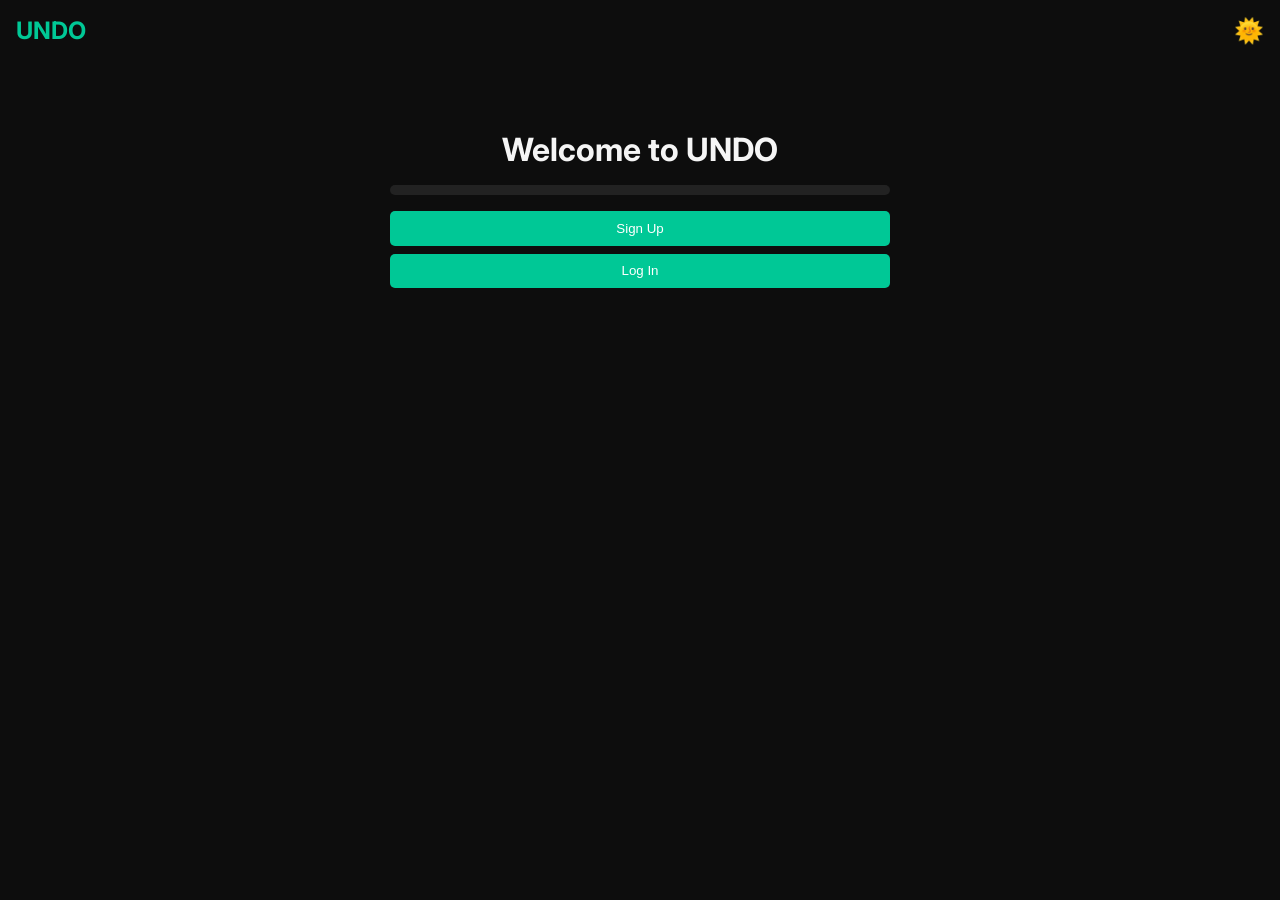
<file: onboarding.html>
<!doctype html>
<html lang="en">
<head>
<meta charset="utf-8">
<meta name="viewport" content="width=device-width,initial-scale=1">
<title>UNDO - Onboarding</title>
<link href="https://fonts.googleapis.com/css2?family=Inter:wght@400;600;700&display=swap" rel="stylesheet">
<style>
:root {
  --primary: #00c896;
  --bg-dark: #0d0d0d;
  --bg-light: #f9f9f9;
  --text-dark: #222;
  --text-light: #f5f5f5;
}
body {margin:0;padding:0;font-family:'Inter',sans-serif;transition:background 0.4s,color 0.4s;}
body.dark {background: var(--bg-dark); color: var(--text-light);}
body.light {background: var(--bg-light); color: var(--text-dark);}
header{display:flex;justify-content:space-between;align-items:center;padding:1rem;}
.logo{font-weight:700;font-size:1.5rem;color:var(--primary);}
#themeToggle{cursor:pointer;font-size:1.5rem;}
.container{max-width:500px;margin:2rem auto;padding:1rem;}
h1{margin-bottom:1rem;text-align:center;}
.step{display:none;flex-direction:column;gap:0.5rem;}
.step.active{display:flex;}
label{font-weight:600;}
input,input[type=text],select,textarea{padding:0.5rem;border-radius:5px;border:1px solid #aaa;width:100%;}
textarea{resize:none;}
button{padding:0.6rem 1rem;background:var(--primary);border:none;color:#fff;border-radius:5px;cursor:pointer;transition:0.3s;}
button:hover{opacity:0.9;}
.error{color:red;font-size:0.9rem;height:1.2rem;}
.success{color:green;font-size:0.9rem;height:1.2rem;}
.progress-bar-container{width:100%;height:10px;background:#222;border-radius:5px;margin:1rem 0;overflow:hidden;}
.progress-bar{height:100%;width:0%;background:var(--primary);transition:width 0.3s;}
.toggle-link{cursor:pointer;color:var(--primary);text-align:center;margin-top:0.5rem;text-decoration:underline;font-size:0.9rem;}
</style>
</head>
<body class="dark">

<header>
  <div class="logo">UNDO</div>
  <div id="themeToggle">🌞</div>
</header>

<div class="container">
  <h1>Welcome to UNDO</h1>
  <div class="progress-bar-container">
    <div class="progress-bar" id="progressBar"></div>
  </div>

  <!-- Step 0: Login / Signup choice -->
  <div class="step active" data-step="0">
    <button id="signupBtnStart">Sign Up</button>
    <button id="loginBtnStart">Log In</button>
  </div>

  <!-- Step 1: Signup basic info -->
  <div class="step" data-step="1">
    <label for="signupUsername">Username</label>
    <input id="signupUsername" type="text" placeholder="3-20 letters/numbers/_-">
    <label for="signupPassword">Password</label>
    <input id="signupPassword" type="password" placeholder="At least 6 characters">
    <label for="addictionSelect">What habit do you want to quit?</label>
    <select id="addictionSelect">
      <option>Smoking</option>
      <option>Scrolling</option>
      <option>Sugar</option>
      <option>Other</option>
    </select>
    <button id="nextBtn1">Next</button>
    <div class="error" id="error1"></div>
  </div>

  <!-- Step 2: Frequency and impact -->
  <div class="step" data-step="2">
    <label>How often do you do this habit?</label>
    <select id="habitFrequency">
      <option>Daily</option>
      <option>Weekly</option>
      <option>Occasionally</option>
    </select>

    <label>Do you lose money or resources because of it?</label>
    <select id="habitImpact">
      <option>No</option>
      <option>Yes</option>
    </select>
    <label id="impactAmountLabel" style="display:none;">How much per day/week?</label>
    <input id="impactAmount" type="text" placeholder="Amount lost" style="display:none;">
    <button id="nextBtn2">Next</button>
    <div class="error" id="error2"></div>
  </div>

  <!-- Step 3: Motivation and feelings -->
  <div class="step" data-step="3">
    <label>Why do you want to stop this habit?</label>
    <textarea id="habitMotivation" rows="3"></textarea>
    <label>How do you feel after doing it?</label>
    <select id="habitFeeling">
      <option>Sad</option>
      <option>Guilty</option>
      <option>Anxious</option>
      <option>Neutral</option>
      <option>Happy</option>
    </select>
    <label>Set your goal (days clean):</label>
    <input id="goalDays" type="number" min="1" max="365" value="30">
    <button id="finishBtn">Finish</button>
    <div class="error" id="error3"></div>
  </div>

  <!-- Step 4: Login for existing users -->
  <div class="step" data-step="4">
    <label>Username</label>
    <input id="loginUsername" type="text">
    <label>Password</label>
    <input id="loginPassword" type="password">
    <button id="loginFinalBtn">Log In</button>
    <div class="error" id="loginError"></div>
  </div>

</div>

<script>
const steps = document.querySelectorAll('.step');
const progressBar = document.getElementById('progressBar');

let userData = {};

// Dark/light toggle
const themeToggle = document.getElementById('themeToggle');
const savedTheme = localStorage.getItem('theme') || 'dark';
document.body.className = savedTheme;
themeToggle.textContent = savedTheme==='dark'?'🌞':'🌙';
themeToggle.addEventListener('click',()=>{
  const isLight = document.body.classList.toggle('light');
  document.body.classList.toggle('dark',!isLight);
  localStorage.setItem('theme', isLight?'light':'dark');
  themeToggle.textContent = isLight?'🌙':'🌞';
});

// Helper to show step
function showStep(n){
  steps.forEach(s=>s.classList.remove('active'));
  const step = document.querySelector(`.step[data-step="${n}"]`);
  if(step) step.classList.add('active');
  progressBar.style.width = ((n)/ (steps.length-1))*100 + '%';
}

// Step 0 buttons
document.getElementById('signupBtnStart').addEventListener('click',()=>showStep(1));
document.getElementById('loginBtnStart').addEventListener('click',()=>showStep(4));

// Step 1: Signup validation
document.getElementById('nextBtn1').addEventListener('click',()=>{
  const u = document.getElementById('signupUsername').value.trim();
  const p = document.getElementById('signupPassword').value;
  const addiction = document.getElementById('addictionSelect').value;
  const err = document.getElementById('error1');
  err.textContent='';
  if(!/^[a-z0-9_-]{3,20}$/i.test(u)){err.textContent='Username must be 3-20 letters/numbers/_/-';return;}
  if(!p || p.length<6){err.textContent='Password must be 6+ characters';return;}
  userData.username = u;
  userData.password = p;
  userData.addiction = addiction;
  showStep(2);
});

// Step 2: Frequency & impact
const impactSelect = document.getElementById('habitImpact');
impactSelect.addEventListener('change',()=>{
  const val = impactSelect.value;
  document.getElementById('impactAmount').style.display = val==='Yes'?'block':'none';
  document.getElementById('impactAmountLabel').style.display = val==='Yes'?'block':'none';
});
document.getElementById('nextBtn2').addEventListener('click',()=>{
  const freq = document.getElementById('habitFrequency').value;
  const impact = document.getElementById('habitImpact').value;
  const amt = document.getElementById('impactAmount').value.trim();
  const err = document.getElementById('error2'); err.textContent='';
  if(impact==='Yes' && !amt){err.textContent='Please enter amount lost'; return;}
  userData.frequency = freq;
  userData.impact = impact==='Yes'?amt:0;
  showStep(3);
});

// Step 3: Motivation & feelings
document.getElementById('finishBtn').addEventListener('click',()=>{
  const motivation = document.getElementById('habitMotivation').value.trim();
  const feeling = document.getElementById('habitFeeling').value;
  const goal = parseInt(document.getElementById('goalDays').value,10);
  const err = document.getElementById('error3'); err.textContent='';
  if(!motivation){err.textContent='Please enter your motivation'; return;}
  if(!goal || goal<1){err.textContent='Goal must be at least 1 day'; return;}
  userData.motivation = motivation;
  userData.feeling = feeling;
  userData.goalDays = goal;
  userData.startTime = Date.now();
  // Save to localStorage
  const users = JSON.parse(localStorage.getItem('users')||'{}');
  users[userData.username] = userData;
  localStorage.setItem('users', JSON.stringify(users));
  localStorage.setItem('user', JSON.stringify({username:userData.username}));
  alert('Onboarding complete! Redirecting to Dashboard...');
  window.location.href='dashboard.html';
});

// Step 4: Login
document.getElementById('loginFinalBtn').addEventListener('click',()=>{
  const u = document.getElementById('loginUsername').value.trim();
  const p = document.getElementById('loginPassword').value;
  const err = document.getElementById('loginError'); err.textContent='';
  if(!u || !p){err.textContent='Fill all fields'; return;}
  const users = JSON.parse(localStorage.getItem('users')||'{}');
  if(users[u] && users[u].password===p){
    localStorage.setItem('user', JSON.stringify({username:u}));
    alert('Login successful! Redirecting...');
    window.location.href='dashboard.html';
  }else{err.textContent='Invalid credentials';}
});
</script>
</body>
</html>
</file>
